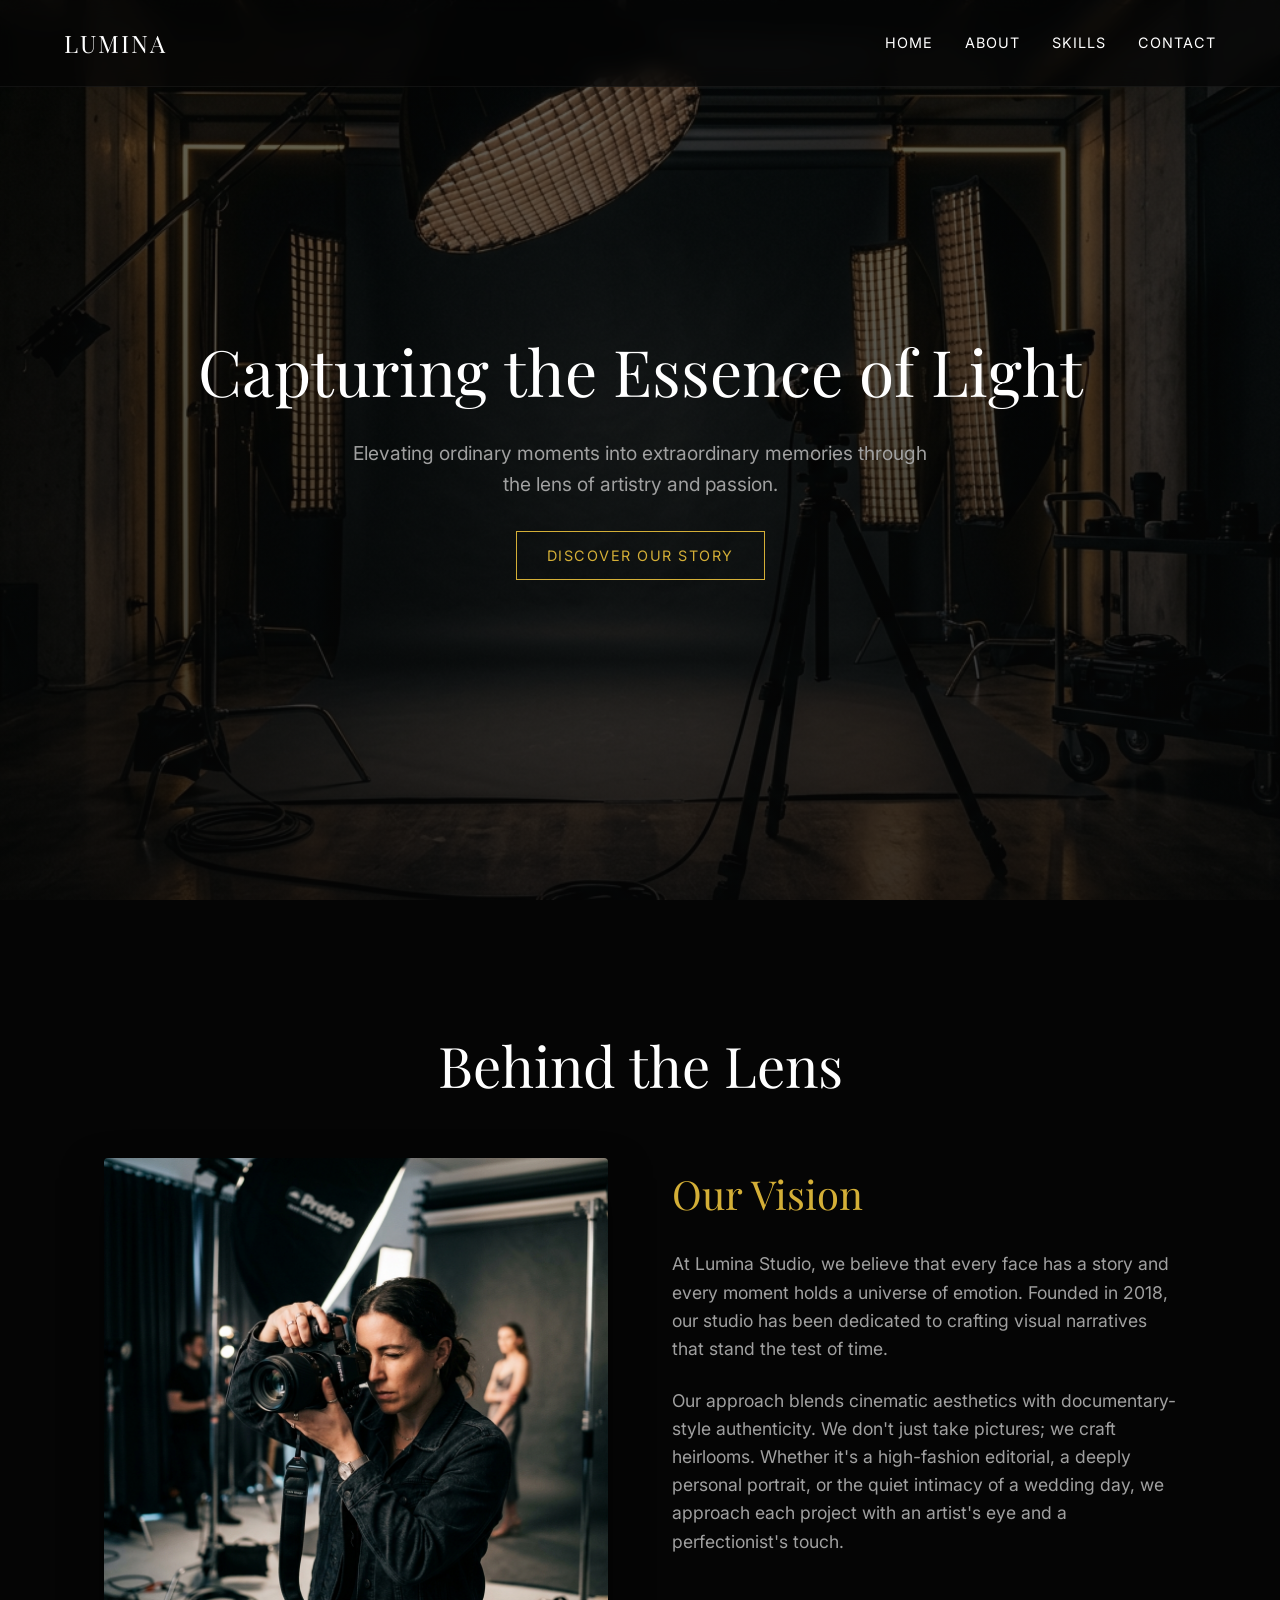
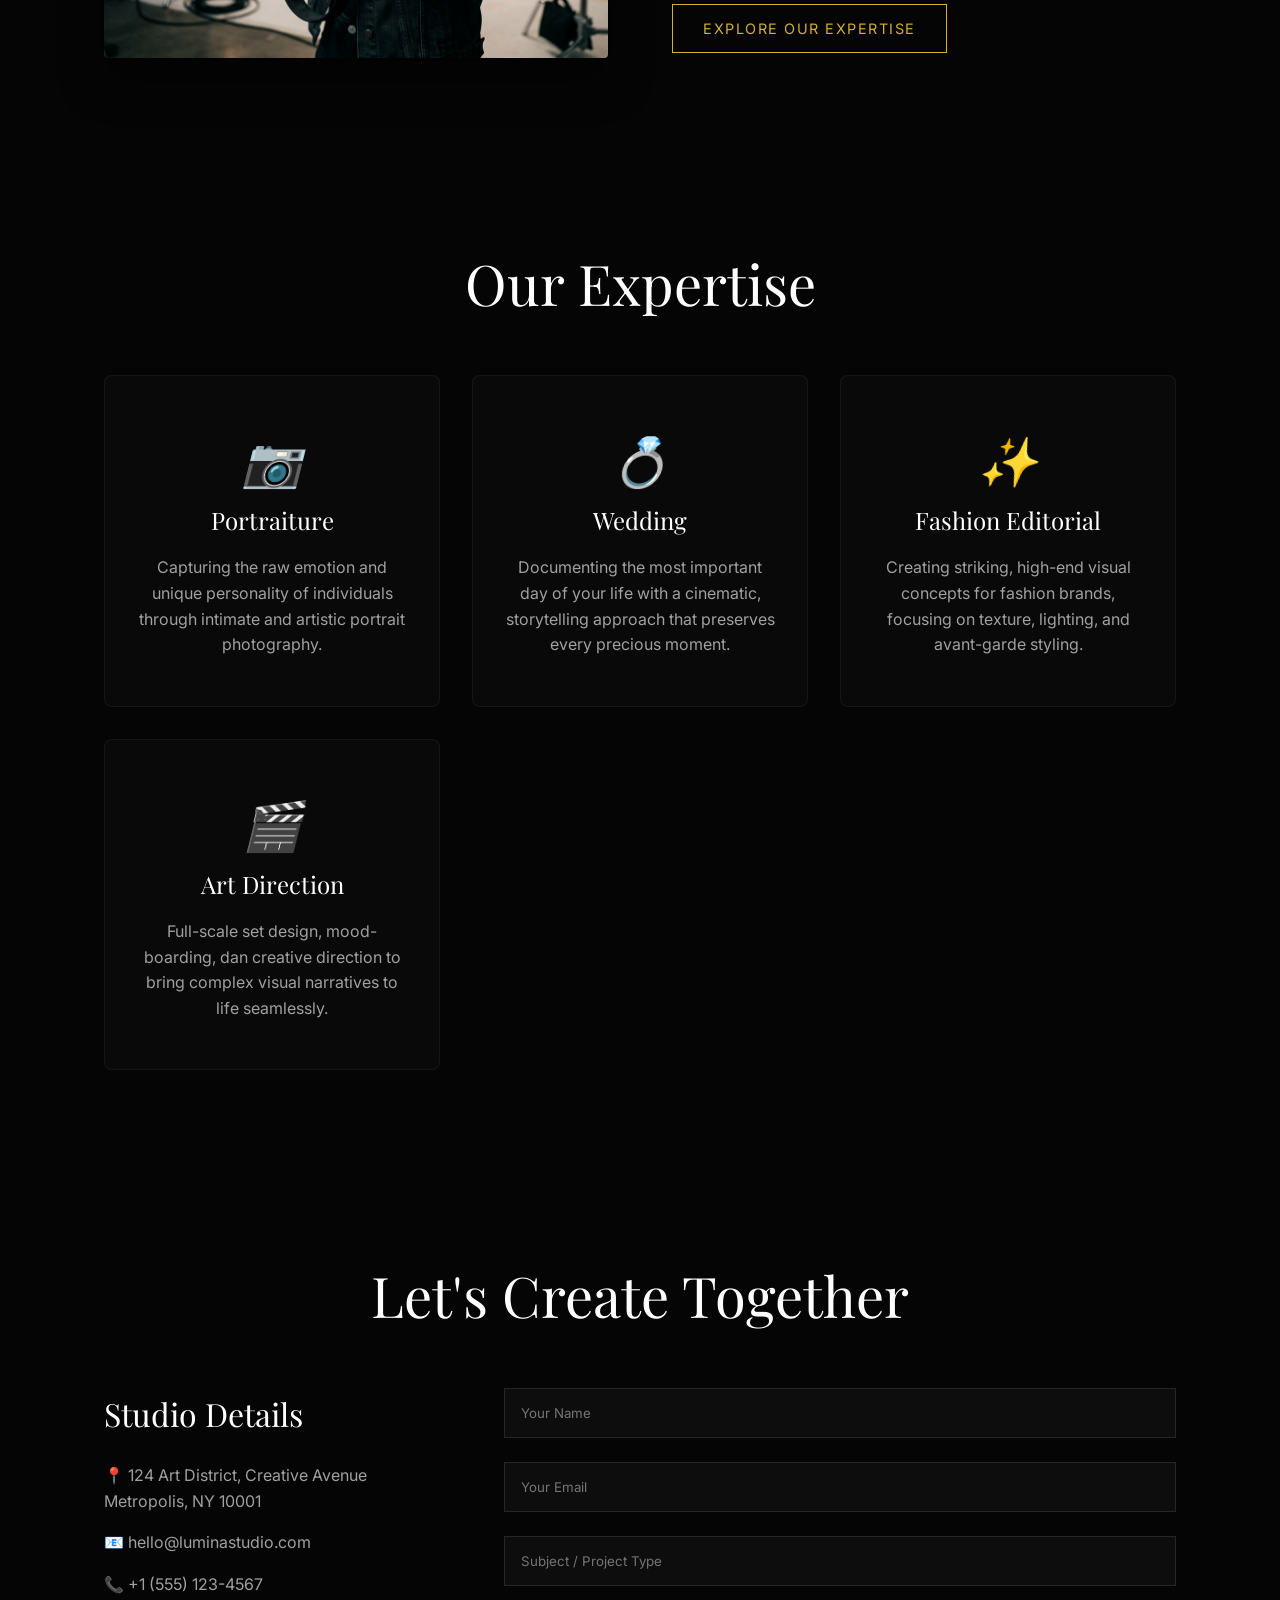
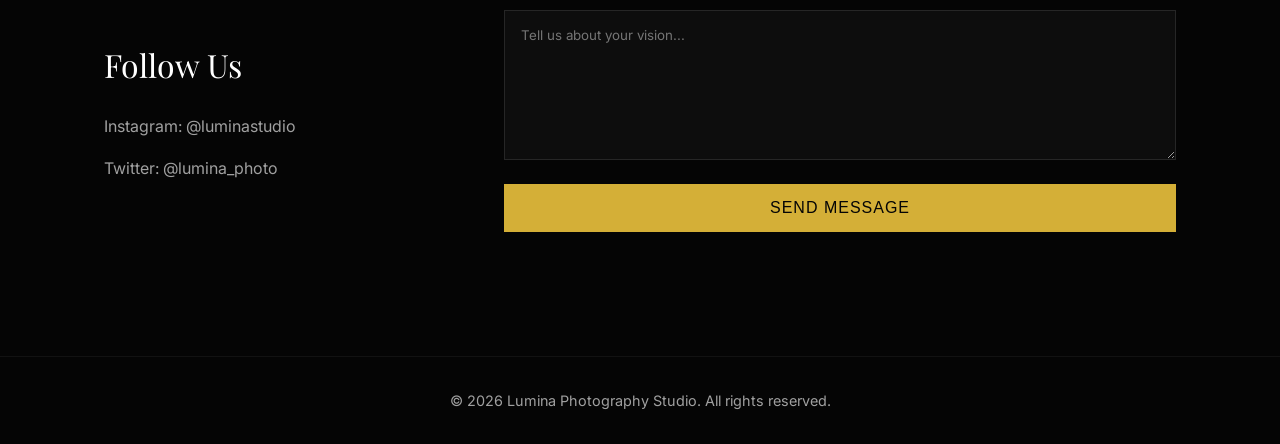
<file: index.html>
<!DOCTYPE html>
<html lang="en">
<head>
    <meta charset="UTF-8">
    <meta name="viewport" content="width=device-width, initial-scale=1.0">
    <title>Lumina Studio | Photography Landing Page</title>
    <meta name="description" content="Premium photography studio capturing timeless moments.">
    <link href="https://fonts.googleapis.com/css2?family=Inter:wght@300;400;500&family=Playfair+Display:ital,wght@0,400;0,600;1,400&display=swap" rel="stylesheet">
    <style>
        :root {
          --bg-color: #050505;
          --text-primary: #ffffff;
          --text-secondary: #a0a0a0;
          --accent: #d4af37; /* Gold accent */
          --nav-bg: rgba(5, 5, 5, 0.7);
        }

        * {
          margin: 0;
          padding: 0;
          box-sizing: border-box;
        }

        body {
          background-color: var(--bg-color);
          color: var(--text-primary);
          font-family: 'Inter', sans-serif;
          line-height: 1.6;
          overflow-x: hidden;
          scroll-behavior: smooth;
        }

        h1, h2, h3, h4, h5, h6 {
          font-family: 'Playfair Display', serif;
          font-weight: 400;
        }

        a {
          text-decoration: none;
          color: inherit;
          transition: color 0.3s ease;
        }

        a:hover {
          color: var(--accent);
        }

        /* Navigation */
        nav {
          position: fixed;
          top: 0;
          width: 100%;
          padding: 1.5rem 5%;
          display: flex;
          justify-content: space-between;
          align-items: center;
          background: var(--nav-bg);
          backdrop-filter: blur(10px);
          -webkit-backdrop-filter: blur(10px);
          z-index: 1000;
          border-bottom: 1px solid rgba(255, 255, 255, 0.05);
        }

        .logo {
          font-family: 'Playfair Display', serif;
          font-size: 1.5rem;
          letter-spacing: 2px;
          text-transform: uppercase;
        }

        .nav-links {
          display: flex;
          gap: 2rem;
          list-style: none;
        }

        .nav-links a {
          font-size: 0.9rem;
          text-transform: uppercase;
          letter-spacing: 1px;
        }

        /* Hero Section (Home) */
        .hero {
          height: 100vh;
          display: flex;
          align-items: center;
          justify-content: center;
          text-align: center;
          padding: 0 20px;
          background: linear-gradient(rgba(5, 5, 5, 0.6), rgba(5, 5, 5, 0.8)), url('photography-studio/images/hero_bg.png') no-repeat center center/cover;
        }

        .hero-content h1 {
          font-size: 5vw;
          margin-bottom: 1rem;
          animation: fadeInDown 1s ease-out;
        }

        .hero-content p {
          font-size: 1.2rem;
          color: var(--text-secondary);
          max-width: 600px;
          margin: 0 auto 2rem;
          animation: fadeInUp 1s ease-out 0.5s both;
        }

        .btn {
          display: inline-block;
          padding: 12px 30px;
          border: 1px solid var(--accent);
          color: var(--accent);
          text-transform: uppercase;
          letter-spacing: 1.5px;
          font-size: 0.9rem;
          transition: all 0.3s ease;
          cursor: pointer;
        }

        .btn:hover {
          background: var(--accent);
          color: var(--bg-color);
        }

        /* Standard Page Layout */
        .section-container {
          padding: 120px 5% 60px;
          max-width: 1200px;
          margin: 0 auto;
        }

        .section-title {
          font-size: 3.5rem;
          margin-bottom: 3rem;
          text-align: center;
        }

        /* About Page */
        .about-grid {
          display: grid;
          grid-template-columns: 1fr 1fr;
          gap: 4rem;
          align-items: center;
        }

        .about-image {
          width: 100%;
          height: 500px;
          object-fit: cover;
          border-radius: 4px;
          box-shadow: 0 20px 40px rgba(0,0,0,0.5);
        }

        .about-text h2 {
          font-size: 2.5rem;
          margin-bottom: 1.5rem;
          color: var(--accent);
        }

        .about-text p {
          color: var(--text-secondary);
          margin-bottom: 1.5rem;
          font-size: 1.1rem;
        }

        /* Skills Page */
        .skills-grid {
          display: grid;
          grid-template-columns: repeat(auto-fit, minmax(300px, 1fr));
          gap: 2rem;
        }

        .skill-card {
          background: rgba(255,255,255,0.02);
          border: 1px solid rgba(255,255,255,0.05);
          padding: 3rem 2rem;
          text-align: center;
          border-radius: 8px;
          transition: transform 0.3s ease, background 0.3s ease;
        }

        .skill-card:hover {
          transform: translateY(-10px);
          background: rgba(255,255,255,0.05);
        }

        .skill-card i {
          font-size: 3rem;
          color: var(--accent);
          margin-bottom: 1.5rem;
        }

        .skill-card h3 {
          font-size: 1.5rem;
          margin-bottom: 1rem;
        }

        .skill-card p {
          color: var(--text-secondary);
        }

        /* Contact Page */
        .contact-wrapper {
          display: grid;
          grid-template-columns: 1fr 2fr;
          gap: 4rem;
        }

        .contact-info h3 {
          font-size: 2rem;
          margin-bottom: 1.5rem;
        }

        .contact-info p {
          color: var(--text-secondary);
          margin-bottom: 1rem;
          display: flex;
          align-items: center;
          gap: 10px;
        }

        .contact-form {
          display: flex;
          flex-direction: column;
          gap: 1.5rem;
        }

        .contact-form input,
        .contact-form textarea {
          width: 100%;
          padding: 1rem;
          background: rgba(255,255,255,0.03);
          border: 1px solid rgba(255,255,255,0.1);
          color: var(--text-primary);
          font-family: 'Inter', sans-serif;
          transition: border-color 0.3s ease;
        }

        .contact-form input:focus,
        .contact-form textarea:focus {
          outline: none;
          border-color: var(--accent);
        }

        .contact-form textarea {
          height: 150px;
          resize: vertical;
        }

        .submit-btn {
          background: var(--accent);
          color: var(--bg-color);
          padding: 15px;
          border: none;
          font-size: 1rem;
          text-transform: uppercase;
          letter-spacing: 1px;
          cursor: pointer;
          transition: opacity 0.3s ease;
        }

        .submit-btn:hover {
          opacity: 0.9;
        }
        
        footer {
            text-align: center;
            padding: 2rem;
            border-top: 1px solid rgba(255,255,255,0.05);
            margin-top: 4rem;
            color: var(--text-secondary);
            font-size: 0.9rem;
        }

        /* Animations */
        @keyframes fadeInDown {
          from { opacity: 0; transform: translateY(-30px); }
          to { opacity: 1; transform: translateY(0); }
        }

        @keyframes fadeInUp {
          from { opacity: 0; transform: translateY(30px); }
          to { opacity: 1; transform: translateY(0); }
        }

        /* Responsive */
        @media (max-width: 768px) {
          .nav-links { display: none; }
          .hero-content h1 { font-size: 3rem; }
          .about-grid, .contact-wrapper { grid-template-columns: 1fr; }
          .about-image { height: 400px; }
        }
    </style>
</head>
<body>
    <nav>
        <a href="#home" class="logo">Lumina</a>
        <ul class="nav-links">
            <li><a href="#home">Home</a></li>
            <li><a href="#about">About</a></li>
            <li><a href="#skills">Skills</a></li>
            <li><a href="#contact">Contact</a></li>
        </ul>
    </nav>

    <section id="home" class="hero">
        <div class="hero-content">
            <h1>Capturing the Essence of Light</h1>
            <p>Elevating ordinary moments into extraordinary memories through the lens of artistry and passion.</p>
            <a href="#about" class="btn">Discover Our Story</a>
        </div>
    </section>

    <section id="about" class="section-container">
        <h2 class="section-title">Behind the Lens</h2>
        <div class="about-grid">
            <img src="photography-studio/images/about_img.png" alt="Photographer in action" class="about-image">
            <div class="about-text">
                <h2>Our Vision</h2>
                <p>At Lumina Studio, we believe that every face has a story and every moment holds a universe of emotion. Founded in 2018, our studio has been dedicated to crafting visual narratives that stand the test of time.</p>
                <p>Our approach blends cinematic aesthetics with documentary-style authenticity. We don't just take pictures; we craft heirlooms. Whether it's a high-fashion editorial, a deeply personal portrait, or the quiet intimacy of a wedding day, we approach each project with an artist's eye and a perfectionist's touch.</p>
                <a href="#skills" class="btn" style="margin-top: 1.5rem;">Explore Our Expertise</a>
            </div>
        </div>
    </section>

    <section id="skills" class="section-container">
        <h2 class="section-title">Our Expertise</h2>
        <div class="skills-grid">
            <div class="skill-card">
                <i>📷</i>
                <h3>Portraiture</h3>
                <p>Capturing the raw emotion and unique personality of individuals through intimate and artistic portrait photography.</p>
            </div>
            <div class="skill-card">
                <i>💍</i>
                <h3>Wedding</h3>
                <p>Documenting the most important day of your life with a cinematic, storytelling approach that preserves every precious moment.</p>
            </div>
            <div class="skill-card">
                <i>✨</i>
                <h3>Fashion Editorial</h3>
                <p>Creating striking, high-end visual concepts for fashion brands, focusing on texture, lighting, and avant-garde styling.</p>
            </div>
            <div class="skill-card">
                <i>🎬</i>
                <h3>Art Direction</h3>
                <p>Full-scale set design, mood-boarding, dan creative direction to bring complex visual narratives to life seamlessly.</p>
            </div>
        </div>
    </section>

    <section id="contact" class="section-container">
        <h2 class="section-title">Let's Create Together</h2>
        <div class="contact-wrapper">
            <div class="contact-info">
                <h3>Studio Details</h3>
                <p>📍 124 Art District, Creative Avenue<br>Metropolis, NY 10001</p>
                <p>📧 hello@luminastudio.com</p>
                <p>📞 +1 (555) 123-4567</p>
                <br>
                <h3>Follow Us</h3>
                <p>Instagram: @luminastudio</p>
                <p>Twitter: @lumina_photo</p>
            </div>
            <form class="contact-form" onsubmit="event.preventDefault(); alert('Thank you for reaching out. We will get back to you shortly.');">
                <input type="text" placeholder="Your Name" required>
                <input type="email" placeholder="Your Email" required>
                <input type="text" placeholder="Subject / Project Type" required>
                <textarea placeholder="Tell us about your vision..." required></textarea>
                <button type="submit" class="submit-btn">Send Message</button>
            </form>
        </div>
    </section>
    
    <footer>
        <p>&copy; 2026 Lumina Photography Studio. All rights reserved.</p>
    </footer>
</body>
</html>
</file>
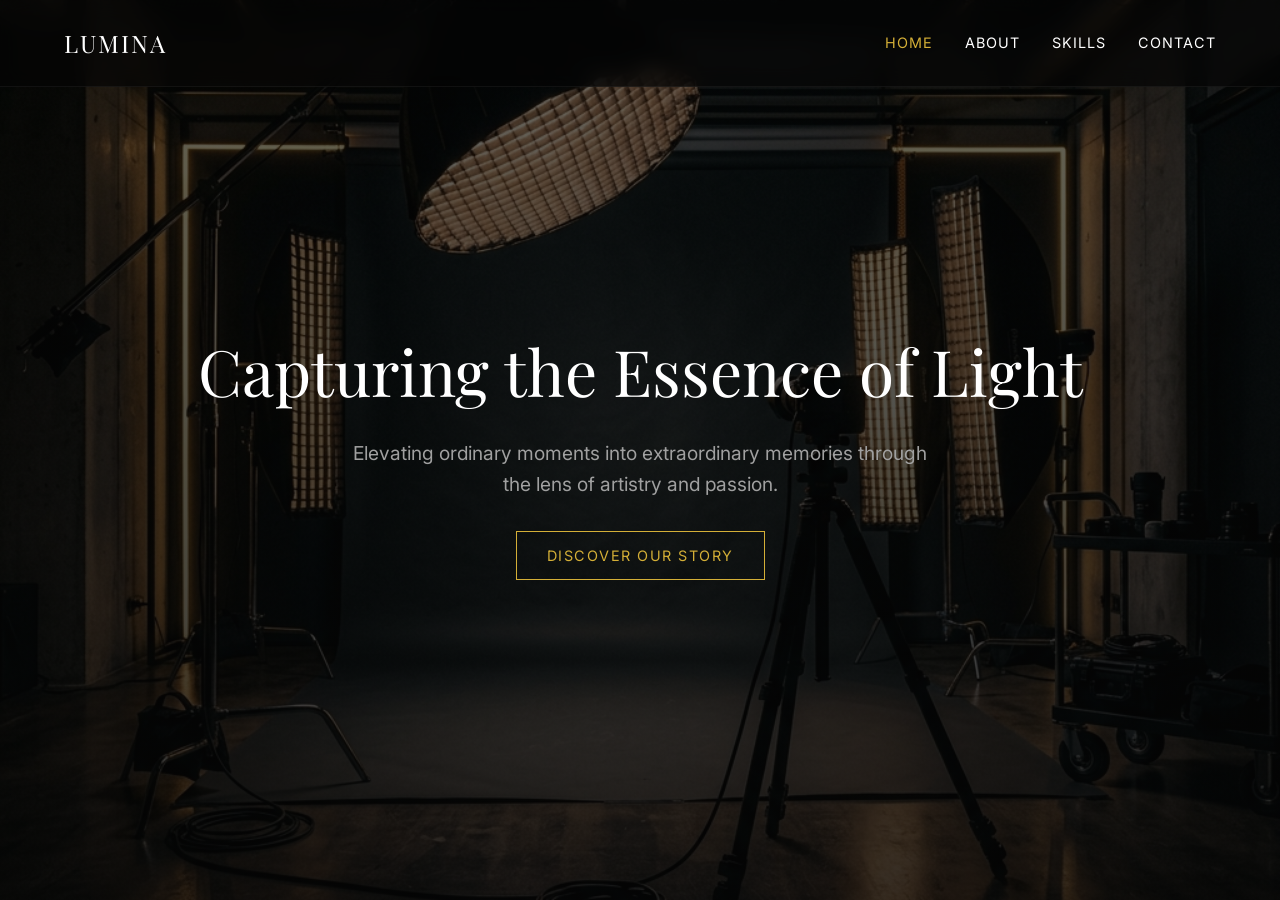
<file: photography-studio/index.html>
<!DOCTYPE html>
<html lang="en">
<head>
    <meta charset="UTF-8">
    <meta name="viewport" content="width=device-width, initial-scale=1.0">
    <title>Lumina Studio | Photography</title>
    <meta name="description" content="Premium photography studio capturing timeless moments.">
    <link href="https://fonts.googleapis.com/css2?family=Inter:wght@300;400;500&family=Playfair+Display:ital,wght@0,400;0,600;1,400&display=swap" rel="stylesheet">
    <link rel="stylesheet" href="style.css">
</head>
<body>
    <nav>
        <a href="index.html" class="logo">Lumina</a>
        <ul class="nav-links">
            <li><a href="index.html" class="active">Home</a></li>
            <li><a href="about.html">About</a></li>
            <li><a href="skills.html">Skills</a></li>
            <li><a href="contact.html">Contact</a></li>
        </ul>
    </nav>

    <section class="hero">
        <div class="hero-content">
            <h1>Capturing the Essence of Light</h1>
            <p>Elevating ordinary moments into extraordinary memories through the lens of artistry and passion.</p>
            <a href="about.html" class="btn">Discover Our Story</a>
        </div>
    </section>
</body>
</html>
</file>
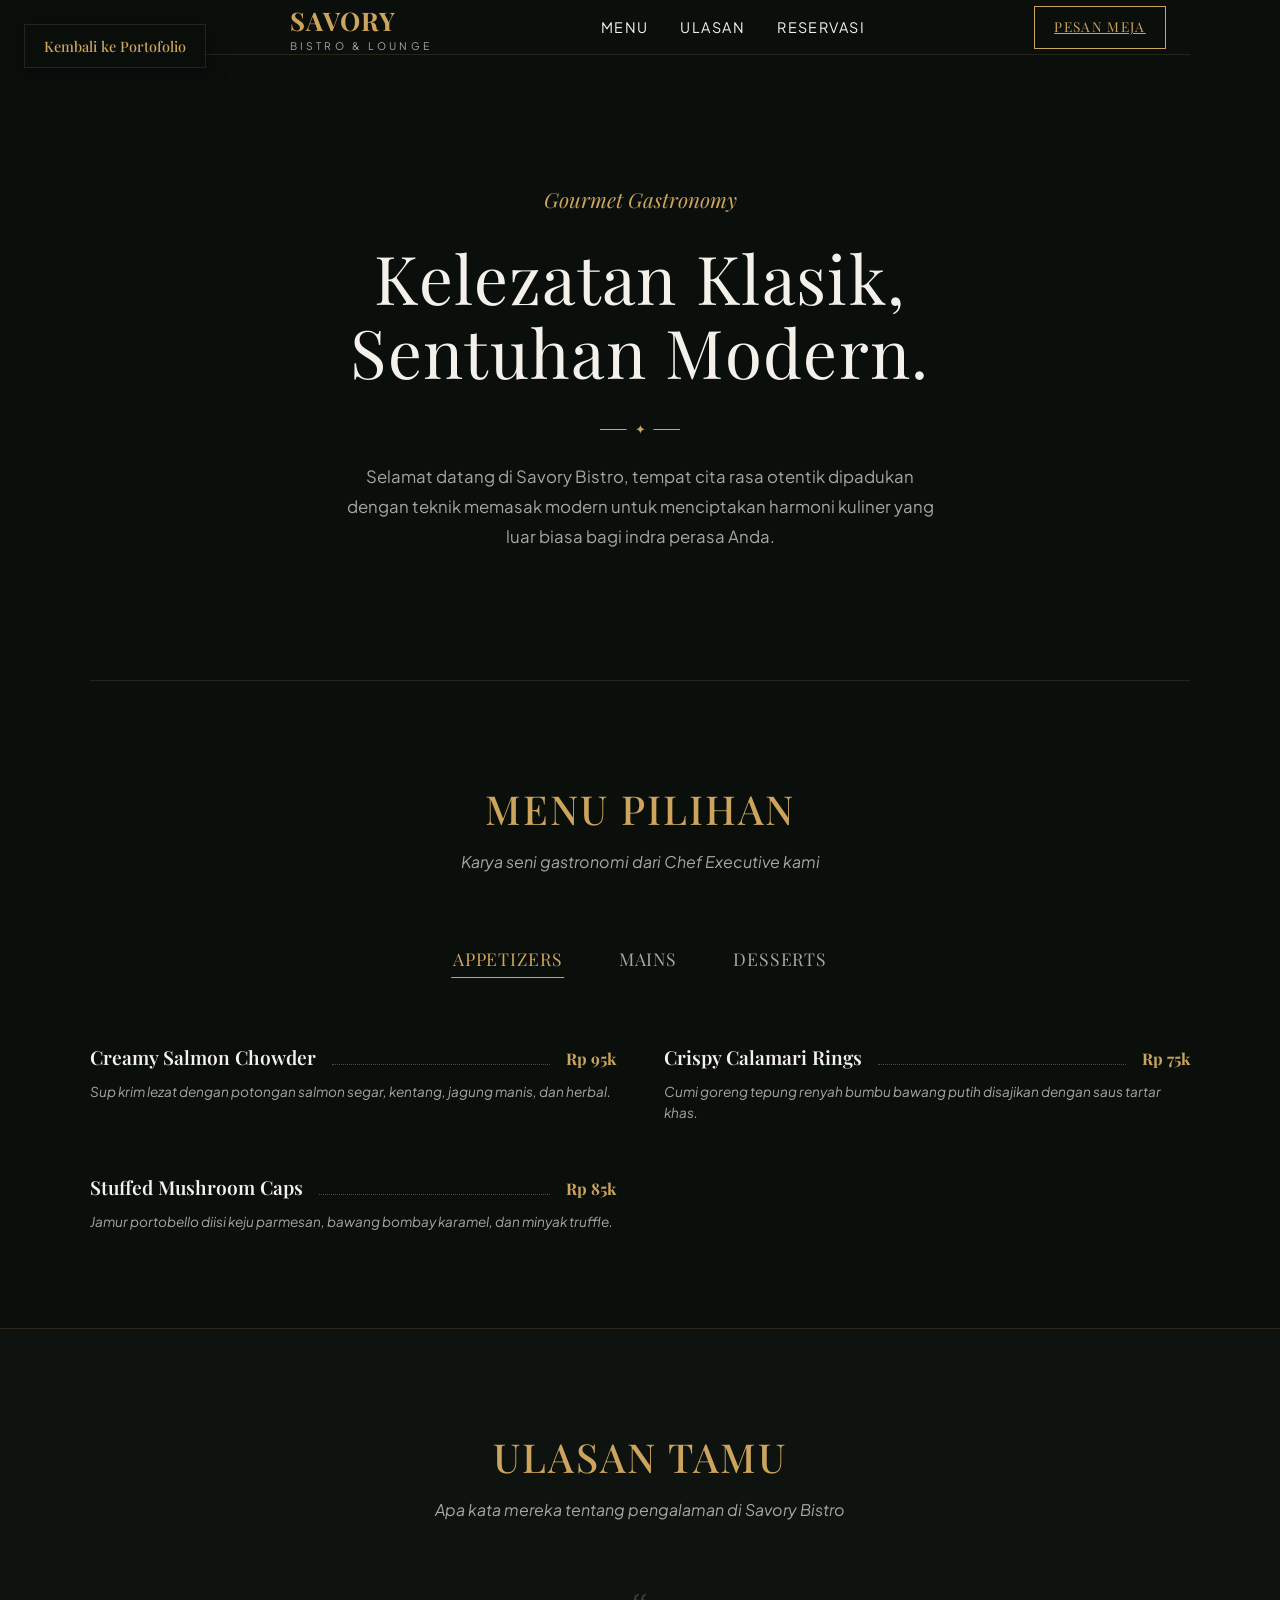
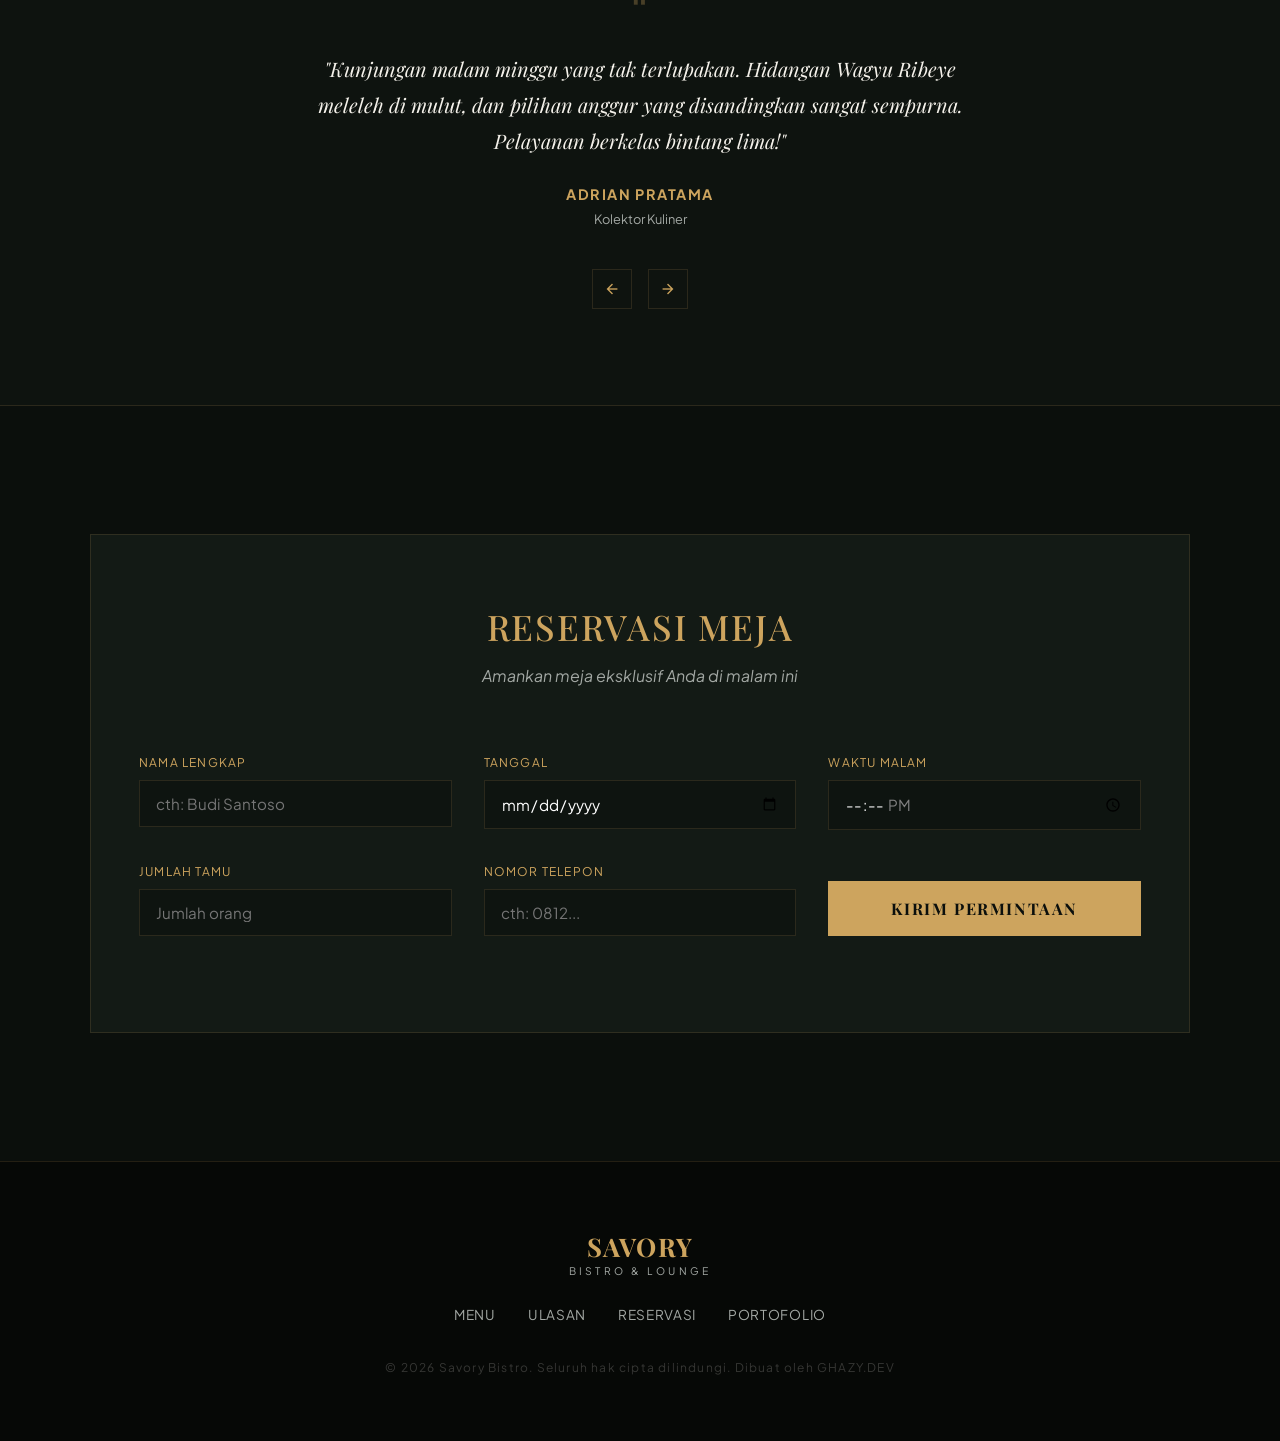
<file: culinary-landing.html>
<!DOCTYPE html>
<html lang="id">
<head>
  <meta charset="utf-8"/>
  <meta name="viewport" content="width=device-width, initial-scale=1.0"/>
  <title>Savory Bistro | High-End Culinary Experience</title>
  <meta name="description" content="Savory Bistro offers an exclusive culinary experience combining traditional recipes with modern gastronomy."/>
  
  <!-- Fonts & Icons -->
  <link rel="preconnect" href="https://fonts.googleapis.com">
  <link rel="preconnect" href="https://fonts.gstatic.com" crossorigin>
  <link href="https://fonts.googleapis.com/css2?family=Playfair+Display:ital,wght@0,400;0,600;0,700;1,400&family=Plus+Jakarta+Sans:wght@300;400;500;600;700&display=swap" rel="stylesheet">
  <link href="https://fonts.googleapis.com/css2?family=Material+Symbols+Outlined:opsz,wght,FILL,GRAD@20..48,100..700,0..1,-50..200" rel="stylesheet"/>

  <style>
    /* RESET & VARS */
    *, *::before, *::after {
      box-sizing: border-box;
      margin: 0;
      padding: 0;
    }

    :root {
      --bg: #0b0f0c; /* Deep forest dark green-black */
      --surface: #131a15; /* Olive container */
      --border: rgba(205, 164, 94, 0.15); /* Gold-accented border */
      
      --accent: #cda45e; /* Classic gold */
      --accent-hover: #d9b87a;
      --text: #f4f1ea; /* Soft cream white */
      --text-muted: #a3a8a4;
      
      --font-serif: 'Playfair Display', serif;
      --font-sans: 'Plus Jakarta Sans', sans-serif;
      --transition-speed: 0.35s;
    }

    html {
      scroll-behavior: smooth;
    }

    body {
      background-color: var(--bg);
      color: var(--text);
      font-family: var(--font-sans);
      overflow-x: hidden;
      line-height: 1.6;
    }

    /* BACK TO PORTFOLIO BUTTON */
    .back-btn {
      position: fixed;
      top: 1.5rem;
      left: 1.5rem;
      z-index: 100;
      display: flex;
      align-items: center;
      gap: 0.5rem;
      padding: 0.6rem 1.2rem;
      background: rgba(11, 15, 12, 0.85);
      backdrop-filter: blur(12px);
      border: 1px solid var(--border);
      border-radius: 0px; /* Elegant sharp corners */
      color: var(--accent);
      text-decoration: none;
      font-family: var(--font-serif);
      font-size: 0.9rem;
      font-weight: 500;
      transition: all var(--transition-speed);
      box-shadow: 0 4px 20px rgba(0, 0, 0, 0.5);
    }

    .back-btn:hover {
      border-color: var(--accent);
      background-color: var(--accent);
      color: var(--bg);
      transform: translateY(-2px);
    }

    /* CONTAINER */
    .container {
      max-width: 1100px;
      margin: 0 auto;
      padding: 0 1.5rem;
    }

    /* HEADER */
    header {
      padding: 2rem 0;
      display: flex;
      justify-content: space-between;
      align-items: center;
      border-bottom: 1px solid var(--border);
      position: relative;
      z-index: 90;
    }

    .logo-container {
      display: flex;
      flex-direction: column;
      margin-left: 11rem; /* Space for the floating back-to-portfolio button */
    }

    @media (max-width: 768px) {
      .logo-container {
        margin-left: 0;
      }
      header {
        flex-direction: column;
        gap: 1.5rem;
        padding-top: 5.5rem; /* Space for back button */
      }
      .back-btn {
        top: 1rem;
        left: 50%;
        transform: translateX(-50%);
      }
      .back-btn:hover {
        transform: translateX(-50%) translateY(-2px);
      }
    }

    .logo-text {
      font-family: var(--font-serif);
      font-size: 1.6rem;
      font-weight: 700;
      letter-spacing: 0.05em;
      text-transform: uppercase;
      color: var(--accent);
    }

    .logo-sub {
      font-size: 0.65rem;
      letter-spacing: 0.3em;
      text-transform: uppercase;
      color: var(--text-muted);
      margin-top: -0.2rem;
    }

    nav {
      display: flex;
      align-items: center;
      gap: 2rem;
    }

    nav a {
      color: var(--text);
      text-decoration: none;
      font-size: 0.9rem;
      text-transform: uppercase;
      letter-spacing: 0.1em;
      transition: color var(--transition-speed);
    }

    nav a:hover {
      color: var(--accent);
    }

    .res-cta {
      border: 1px solid var(--accent);
      background: transparent;
      color: var(--accent);
      padding: 0.6rem 1.2rem;
      font-family: var(--font-serif);
      text-transform: uppercase;
      font-size: 0.85rem;
      letter-spacing: 0.1em;
      cursor: pointer;
      transition: all var(--transition-speed);
    }

    .res-cta:hover {
      background: var(--accent);
      color: var(--bg);
    }

    /* HERO */
    .hero {
      padding: 8rem 0;
      text-align: center;
      position: relative;
    }

    .hero-pre {
      font-family: var(--font-serif);
      font-style: italic;
      color: var(--accent);
      font-size: 1.3rem;
      margin-bottom: 1.5rem;
    }

    .hero-title {
      font-family: var(--font-serif);
      font-size: 4.2rem;
      font-weight: 400;
      line-height: 1.1;
      letter-spacing: 0.02em;
      margin-bottom: 2.5rem;
    }

    @media (max-width: 768px) {
      .hero-title {
        font-size: 2.5rem;
      }
    }

    .divider {
      width: 80px;
      height: 1px;
      background-color: var(--accent);
      margin: 2rem auto;
      position: relative;
    }

    .divider::after {
      content: '✦';
      position: absolute;
      top: 50%;
      left: 50%;
      transform: translate(-50%, -50%);
      background-color: var(--bg);
      padding: 0 8px;
      color: var(--accent);
      font-size: 0.8rem;
    }

    .hero-desc {
      max-width: 600px;
      margin: 0 auto;
      color: var(--text-muted);
      font-size: 1.05rem;
      line-height: 1.8;
    }

    /* MENU SECTION */
    .menu {
      padding: 6rem 0;
      border-top: 1px solid var(--border);
    }

    .section-header {
      text-align: center;
      margin-bottom: 4rem;
    }

    .section-header h2 {
      font-family: var(--font-serif);
      font-size: 2.5rem;
      color: var(--accent);
      font-weight: 500;
      text-transform: uppercase;
      letter-spacing: 0.05em;
    }

    .section-header p {
      color: var(--text-muted);
      font-style: italic;
      margin-top: 0.5rem;
    }

    .menu-tabs {
      display: flex;
      justify-content: center;
      gap: 1.5rem;
      margin-bottom: 4rem;
    }

    .tab-btn {
      background: transparent;
      border: none;
      color: var(--text-muted);
      font-family: var(--font-serif);
      font-size: 1.1rem;
      text-transform: uppercase;
      letter-spacing: 0.05em;
      padding: 0.5rem 1rem;
      cursor: pointer;
      position: relative;
      transition: color var(--transition-speed);
    }

    .tab-btn::after {
      content: '';
      position: absolute;
      bottom: 0;
      left: 50%;
      transform: translateX(-50%);
      width: 0;
      height: 1px;
      background-color: var(--accent);
      transition: width var(--transition-speed);
    }

    .tab-btn:hover, .tab-btn.active {
      color: var(--accent);
    }

    .tab-btn.active::after {
      width: 80%;
    }

    .menu-grid {
      display: grid;
      grid-template-columns: repeat(2, 1fr);
      gap: 3rem;
      transition: opacity 0.3s ease;
    }

    @media (max-width: 768px) {
      .menu-grid {
        grid-template-columns: 1fr;
        gap: 2rem;
      }
    }

    .menu-item {
      display: flex;
      flex-direction: column;
      gap: 0.5rem;
    }

    .menu-title-row {
      display: flex;
      justify-content: space-between;
      align-items: baseline;
    }

    .menu-item-name {
      font-family: var(--font-serif);
      font-size: 1.2rem;
      font-weight: 600;
    }

    .menu-dots {
      flex-grow: 1;
      border-bottom: 1px dotted rgba(205, 164, 94, 0.4);
      margin: 0 1rem;
    }

    .menu-item-price {
      font-family: var(--font-serif);
      color: var(--accent);
      font-weight: 700;
    }

    .menu-item-desc {
      font-size: 0.85rem;
      color: var(--text-muted);
      font-style: italic;
    }

    /* TESTIMONIAL CAROUSEL */
    .testimonials {
      padding: 6rem 0;
      background-color: rgba(19, 26, 21, 0.4);
      border-top: 1px solid var(--border);
      border-bottom: 1px solid var(--border);
    }

    .carousel-container {
      max-width: 700px;
      margin: 0 auto;
      position: relative;
      min-height: 250px;
      overflow: hidden;
    }

    .testimonial-slide {
      text-align: center;
      position: absolute;
      width: 100%;
      opacity: 0;
      transform: translateX(100px);
      transition: all 0.5s ease;
      pointer-events: none;
    }

    .testimonial-slide.active {
      opacity: 1;
      transform: translateX(0);
      pointer-events: auto;
      position: relative;
    }

    .quote-icon {
      font-size: 3rem;
      color: var(--accent);
      opacity: 0.3;
      line-height: 1;
      margin-bottom: 1rem;
    }

    .test-text {
      font-family: var(--font-serif);
      font-size: 1.25rem;
      font-style: italic;
      line-height: 1.8;
      margin-bottom: 1.5rem;
    }

    .test-author {
      font-size: 0.9rem;
      text-transform: uppercase;
      letter-spacing: 0.1em;
      font-weight: 700;
      color: var(--accent);
    }

    .test-role {
      font-size: 0.8rem;
      color: var(--text-muted);
      margin-top: 0.2rem;
    }

    .carousel-nav {
      display: flex;
      justify-content: center;
      gap: 1rem;
      margin-top: 2rem;
    }

    .nav-arrow {
      background: transparent;
      border: 1px solid var(--border);
      color: var(--accent);
      width: 40px;
      height: 40px;
      display: flex;
      align-items: center;
      justify-content: center;
      cursor: pointer;
      transition: all var(--transition-speed);
    }

    .nav-arrow:hover {
      background-color: var(--accent);
      color: var(--bg);
    }

    /* RESERVATION FORM */
    .reservation {
      padding: 8rem 0;
    }

    .res-card {
      background-color: var(--surface);
      border: 1px solid var(--border);
      padding: 4rem 3rem;
      position: relative;
    }

    @media (max-width: 768px) {
      .res-card {
        padding: 3rem 1.5rem;
      }
    }

    .res-grid {
      display: grid;
      grid-template-columns: repeat(3, 1fr);
      gap: 2rem;
      margin-top: 3rem;
      margin-bottom: 2rem;
    }

    @media (max-width: 768px) {
      .res-grid {
        grid-template-columns: 1fr;
        gap: 1.5rem;
      }
    }

    .res-field {
      display: flex;
      flex-direction: column;
      gap: 0.5rem;
    }

    .res-field label {
      font-size: 0.75rem;
      text-transform: uppercase;
      letter-spacing: 0.1em;
      color: var(--accent);
    }

    .res-input {
      background: rgba(11, 15, 12, 0.5);
      border: 1px solid var(--border);
      padding: 0.8rem 1rem;
      color: white;
      font-family: var(--font-sans);
      font-size: 0.95rem;
      outline: none;
      transition: border-color var(--transition-speed);
    }

    .res-input:focus {
      border-color: var(--accent);
    }

    .res-submit-btn {
      width: 100%;
      background: var(--accent);
      border: 1px solid var(--accent);
      color: var(--bg);
      font-family: var(--font-serif);
      font-size: 1rem;
      font-weight: 700;
      text-transform: uppercase;
      letter-spacing: 0.1em;
      padding: 1rem 0;
      cursor: pointer;
      transition: all var(--transition-speed);
    }

    .res-submit-btn:hover {
      background: transparent;
      color: var(--accent);
    }

    /* MODAL TICKET */
    .modal-overlay {
      position: fixed;
      inset: 0;
      background: rgba(0, 0, 0, 0.8);
      z-index: 1000;
      display: flex;
      align-items: center;
      justify-content: center;
      opacity: 0;
      pointer-events: none;
      transition: opacity 0.4s ease;
    }

    .modal-overlay.active {
      opacity: 1;
      pointer-events: auto;
    }

    .ticket {
      background: #19221b;
      border: 1px solid var(--accent);
      max-width: 450px;
      width: 90%;
      padding: 2.5rem;
      text-align: center;
      position: relative;
      box-shadow: 0 20px 50px rgba(0, 0, 0, 0.8);
      transform: translateY(30px);
      transition: transform 0.4s ease;
    }

    .modal-overlay.active .ticket {
      transform: translateY(0);
    }

    .ticket-title {
      font-family: var(--font-serif);
      font-size: 1.8rem;
      color: var(--accent);
      margin-bottom: 1.5rem;
    }

    .ticket-details {
      border-top: 1px dashed var(--border);
      border-bottom: 1px dashed var(--border);
      padding: 1.5rem 0;
      margin: 1.5rem 0;
      text-align: left;
      font-family: var(--font-serif);
      display: flex;
      flex-direction: column;
      gap: 0.8rem;
    }

    .ticket-row {
      display: flex;
      justify-content: space-between;
      font-size: 0.95rem;
    }

    .ticket-label {
      color: var(--text-muted);
    }

    .ticket-val {
      color: var(--accent);
      font-weight: 600;
    }

    .close-modal-btn {
      background: transparent;
      border: 1px solid var(--accent);
      color: var(--accent);
      padding: 0.6rem 1.5rem;
      cursor: pointer;
      font-family: var(--font-serif);
      text-transform: uppercase;
      font-size: 0.8rem;
      letter-spacing: 0.05em;
      transition: all var(--transition-speed);
    }

    .close-modal-btn:hover {
      background: var(--accent);
      color: var(--bg);
    }

    /* FOOTER */
    footer {
      border-top: 1px solid var(--border);
      padding: 4rem 0;
      background: #060806;
      text-align: center;
    }

    .footer-logo {
      margin-bottom: 1.5rem;
    }

    .footer-links {
      display: flex;
      justify-content: center;
      gap: 2rem;
      margin-bottom: 2rem;
    }

    .footer-links a {
      color: var(--text-muted);
      text-decoration: none;
      font-size: 0.85rem;
      text-transform: uppercase;
      letter-spacing: 0.05em;
      transition: color var(--transition-speed);
    }

    .footer-links a:hover {
      color: var(--accent);
    }

    .copyright {
      color: rgba(244, 241, 234, 0.2);
      font-size: 0.75rem;
      letter-spacing: 0.1em;
      font-family: var(--font-sans);
    }
  </style>
</head>
<body>

  <!-- FLOATING BACK TO PORTFOLIO BUTTON -->
  <a href="./index.html#projects" class="back-btn">
    Kembali ke Portofolio
  </a>

  <!-- HEADER -->
  <header class="container">
    <div class="logo-container">
      <span class="logo-text">Savory</span>
      <span class="logo-sub">Bistro & Lounge</span>
    </div>
    <nav class="hide-mobile">
      <a href="#menu">Menu</a>
      <a href="#testimonials">Ulasan</a>
      <a href="#reservation">Reservasi</a>
    </nav>
    <a href="#reservation" class="res-cta">Pesan Meja</a>
  </header>

  <!-- HERO -->
  <section class="hero container">
    <div class="hero-pre">Gourmet Gastronomy</div>
    <h1 class="hero-title">Kelezatan Klasik,<br>Sentuhan Modern.</h1>
    <div class="divider"></div>
    <p class="hero-desc">Selamat datang di Savory Bistro, tempat cita rasa otentik dipadukan dengan teknik memasak modern untuk menciptakan harmoni kuliner yang luar biasa bagi indra perasa Anda.</p>
  </section>

  <!-- MENU SECTION -->
  <section class="menu container" id="menu">
    <div class="section-header">
      <h2>Menu Pilihan</h2>
      <p>Karya seni gastronomi dari Chef Executive kami</p>
    </div>

    <!-- Category Tabs -->
    <div class="menu-tabs">
      <button class="tab-btn active" data-tab="appetizer">Appetizers</button>
      <button class="tab-btn" data-tab="main">Mains</button>
      <button class="tab-btn" data-tab="dessert">Desserts</button>
    </div>

    <!-- Menu Items Grid -->
    <div class="menu-grid" id="menu-items-container">
      <!-- Loaded dynamically via JavaScript -->
    </div>
  </section>

  <!-- TESTIMONIAL CAROUSEL -->
  <section class="testimonials" id="testimonials">
    <div class="section-header">
      <h2>Ulasan Tamu</h2>
      <p>Apa kata mereka tentang pengalaman di Savory Bistro</p>
    </div>

    <div class="carousel-container">
      <!-- Slide 1 -->
      <div class="testimonial-slide active">
        <div class="quote-icon">“</div>
        <p class="test-text">"Kunjungan malam minggu yang tak terlupakan. Hidangan Wagyu Ribeye meleleh di mulut, dan pilihan anggur yang disandingkan sangat sempurna. Pelayanan berkelas bintang lima!"</p>
        <h4 class="test-author">Adrian Pratama</h4>
        <p class="test-role">Kolektor Kuliner</p>
      </div>

      <!-- Slide 2 -->
      <div class="testimonial-slide">
        <div class="quote-icon">“</div>
        <p class="test-text">"Interior mewah dengan pencahayaan hangat. Menu Salmon Chowder yang gurih dan tidak amis sama sekali adalah favorit baru saya. Tempat ideal untuk makan malam romantis."</p>
        <h4 class="test-author">Sofia Wijaya</h4>
        <p class="test-role">Food Blogger</p>
      </div>

      <!-- Slide 3 -->
      <div class="testimonial-slide">
        <div class="quote-icon">“</div>
        <p class="test-text">"Sebagai pencinta makanan penutup, Truffle Chocolate Cake di sini adalah mahakarya terbaik yang pernah saya coba di kota ini. Manisnya pas, tekstur luar biasa."</p>
        <h4 class="test-author">Chef Riko Aditia</h4>
        <p class="test-role">Pecinta Dessert</p>
      </div>
    </div>

    <div class="carousel-nav">
      <button class="nav-arrow" id="prev-btn">
        <span class="material-symbols-outlined" style="font-size: 18px;">arrow_back</span>
      </button>
      <button class="nav-arrow" id="next-btn">
        <span class="material-symbols-outlined" style="font-size: 18px;">arrow_forward</span>
      </button>
    </div>
  </section>

  <!-- RESERVATION SECTION -->
  <section class="reservation container" id="reservation">
    <div class="res-card">
      <div class="section-header">
        <h2 style="font-size: 2.2rem;">Reservasi Meja</h2>
        <p>Amankan meja eksklusif Anda di malam ini</p>
      </div>

      <form onsubmit="handleReservation(event)">
        <div class="res-grid">
          <div class="res-field">
            <label>Nama Lengkap</label>
            <input type="text" required class="res-input" id="res-name" placeholder="cth: Budi Santoso">
          </div>
          <div class="res-field">
            <label>Tanggal</label>
            <input type="date" required class="res-input" id="res-date">
          </div>
          <div class="res-field">
            <label>Waktu Malam</label>
            <input type="time" required class="res-input" id="res-time" min="17:00" max="23:00">
          </div>
          <div class="res-field">
            <label>Jumlah Tamu</label>
            <input type="number" required class="res-input" id="res-guests" min="1" max="10" placeholder="Jumlah orang">
          </div>
          <div class="res-field">
            <label>Nomor Telepon</label>
            <input type="tel" required class="res-input" id="res-phone" placeholder="cth: 0812...">
          </div>
          <div class="res-field" style="justify-content: flex-end;">
            <button type="submit" class="res-submit-btn">Kirim Permintaan</button>
          </div>
        </div>
      </form>
    </div>
  </section>

  <!-- MODAL TICKET -->
  <div class="modal-overlay" id="ticket-modal">
    <div class="ticket">
      <h3 class="ticket-title">Reservasi Dikonfirmasi</h3>
      <p style="color: var(--text-muted); font-size: 0.85rem;">Simpan tiket digital ini saat kedatangan Anda.</p>
      
      <div class="ticket-details">
        <div class="ticket-row">
          <span class="ticket-label">Tamu</span>
          <span class="ticket-val" id="ticket-name">Budi Santoso</span>
        </div>
        <div class="ticket-row">
          <span class="ticket-label">Tanggal & Jam</span>
          <span class="ticket-val" id="ticket-datetime">2026-05-26 | 19:00</span>
        </div>
        <div class="ticket-row">
          <span class="ticket-label">Jumlah Orang</span>
          <span class="ticket-val" id="ticket-qty">2 Orang</span>
        </div>
        <div class="ticket-row">
          <span class="ticket-label">Nomor Antrean</span>
          <span class="ticket-val" style="color: var(--accent); font-weight: bold;">#SVR-8392</span>
        </div>
      </div>
      
      <button class="close-modal-btn" onclick="closeModal()">Tutup</button>
    </div>
  </div>

  <!-- FOOTER -->
  <footer>
    <div class="container">
      <div class="footer-logo">
        <div class="logo-text">Savory</div>
        <div class="logo-sub">Bistro & Lounge</div>
      </div>
      <div class="footer-links">
        <a href="#menu">Menu</a>
        <a href="#testimonials">Ulasan</a>
        <a href="#reservation">Reservasi</a>
        <a href="./index.html">Portofolio</a>
      </div>
      <div class="copyright">
        © 2026 Savory Bistro. Seluruh hak cipta dilindungi. Dibuat oleh GHAZY.DEV
      </div>
    </div>
  </footer>

  <!-- JAVASCRIPT -->
  <script>
    // 1. DATA MENU RESTORAN
    const menuData = {
      appetizer: [
        { name: "Creamy Salmon Chowder", price: "Rp 95k", desc: "Sup krim lezat dengan potongan salmon segar, kentang, jagung manis, dan herbal." },
        { name: "Crispy Calamari Rings", price: "Rp 75k", desc: "Cumi goreng tepung renyah bumbu bawang putih disajikan dengan saus tartar khas." },
        { name: "Stuffed Mushroom Caps", price: "Rp 85k", desc: "Jamur portobello diisi keju parmesan, bawang bombay karamel, dan minyak truffle." }
      ],
      main: [
        { name: "Meltique Wagyu Ribeye", price: "Rp 245k", desc: "Daging wagyu premium 200g panggang arang disajikan dengan truffle mash dan saus lada hitam." },
        { name: "Pan-Seared Seabass", price: "Rp 165k", desc: "Kakap putih bakar wajan dengan saus mentega lemon segar dan tumis sayuran asparagus." },
        { name: "Truffle Carbonara Fettuccine", price: "Rp 135k", desc: "Pasta krim kaya rasa dengan daging asap sapi, telur, keju pecorino, dan aroma minyak truffle." }
      ],
      dessert: [
        { name: "Decadent Chocolate Lava Cake", price: "Rp 65k", desc: "Kue cokelat panggang dengan cokelat meleleh di bagian dalam, disajikan dengan es krim vanilla." },
        { name: "Classic French Crème Brûlée", price: "Rp 55k", desc: "Puding custard vanilla lembut dengan lapisan gula karamel renyah di atasnya." },
        { name: "Pistachio Panna Cotta", price: "Rp 60k", desc: "Panna cotta lembut rasa pistachio disajikan dengan saus buah beri segar masam manis." }
      ]
    };

    const menuContainer = document.getElementById('menu-items-container');
    const tabButtons = document.querySelectorAll('.tab-btn');

    // Function to render menu items
    function renderMenu(category) {
      menuContainer.style.opacity = '0';
      setTimeout(() => {
        menuContainer.innerHTML = '';
        menuData[category].forEach(item => {
          const itemEl = document.createElement('div');
          itemEl.className = 'menu-item';
          itemEl.innerHTML = `
            <div class="menu-title-row">
              <span class="menu-item-name">${item.name}</span>
              <div class="menu-dots"></div>
              <span class="menu-item-price">${item.price}</span>
            </div>
            <p class="menu-item-desc">${item.desc}</p>
          `;
          menuContainer.appendChild(itemEl);
        });
        menuContainer.style.opacity = '1';
      }, 200);
    }

    // Initialize with Appetizer
    renderMenu('appetizer');

    // Tab buttons event listeners
    tabButtons.forEach(btn => {
      btn.addEventListener('click', () => {
        tabButtons.forEach(b => b.classList.remove('active'));
        btn.classList.add('active');
        renderMenu(btn.getAttribute('data-tab'));
      });
    });

    // 2. TESTIMONIALS SLIDER
    const slides = document.querySelectorAll('.testimonial-slide');
    const prevBtn = document.getElementById('prev-btn');
    const nextBtn = document.getElementById('next-btn');
    let currentSlide = 0;

    function showSlide(index) {
      slides[currentSlide].classList.remove('active');
      currentSlide = (index + slides.length) % slides.length;
      slides[currentSlide].classList.add('active');
    }

    prevBtn.addEventListener('click', () => showSlide(currentSlide - 1));
    nextBtn.addEventListener('click', () => showSlide(currentSlide + 1));

    // Auto rotate testimonials
    setInterval(() => {
      showSlide(currentSlide + 1);
    }, 8000);

    // 3. RESERVATION HANDLER
    const modal = document.getElementById('ticket-modal');
    
    function handleReservation(e) {
      e.preventDefault();
      
      const name = document.getElementById('res-name').value;
      const date = document.getElementById('res-date').value;
      const time = document.getElementById('res-time').value;
      const guests = document.getElementById('res-guests').value;
      
      // Update ticket fields
      document.getElementById('ticket-name').textContent = name;
      document.getElementById('ticket-datetime').textContent = `${date} | ${time} WIB`;
      document.getElementById('ticket-qty').textContent = `${guests} Orang`;
      
      // Show Modal
      modal.classList.add('active');
    }

    function closeModal() {
      modal.classList.remove('active');
      document.querySelector('form').reset();
    }
  </script>
</body>
</html>
</file>
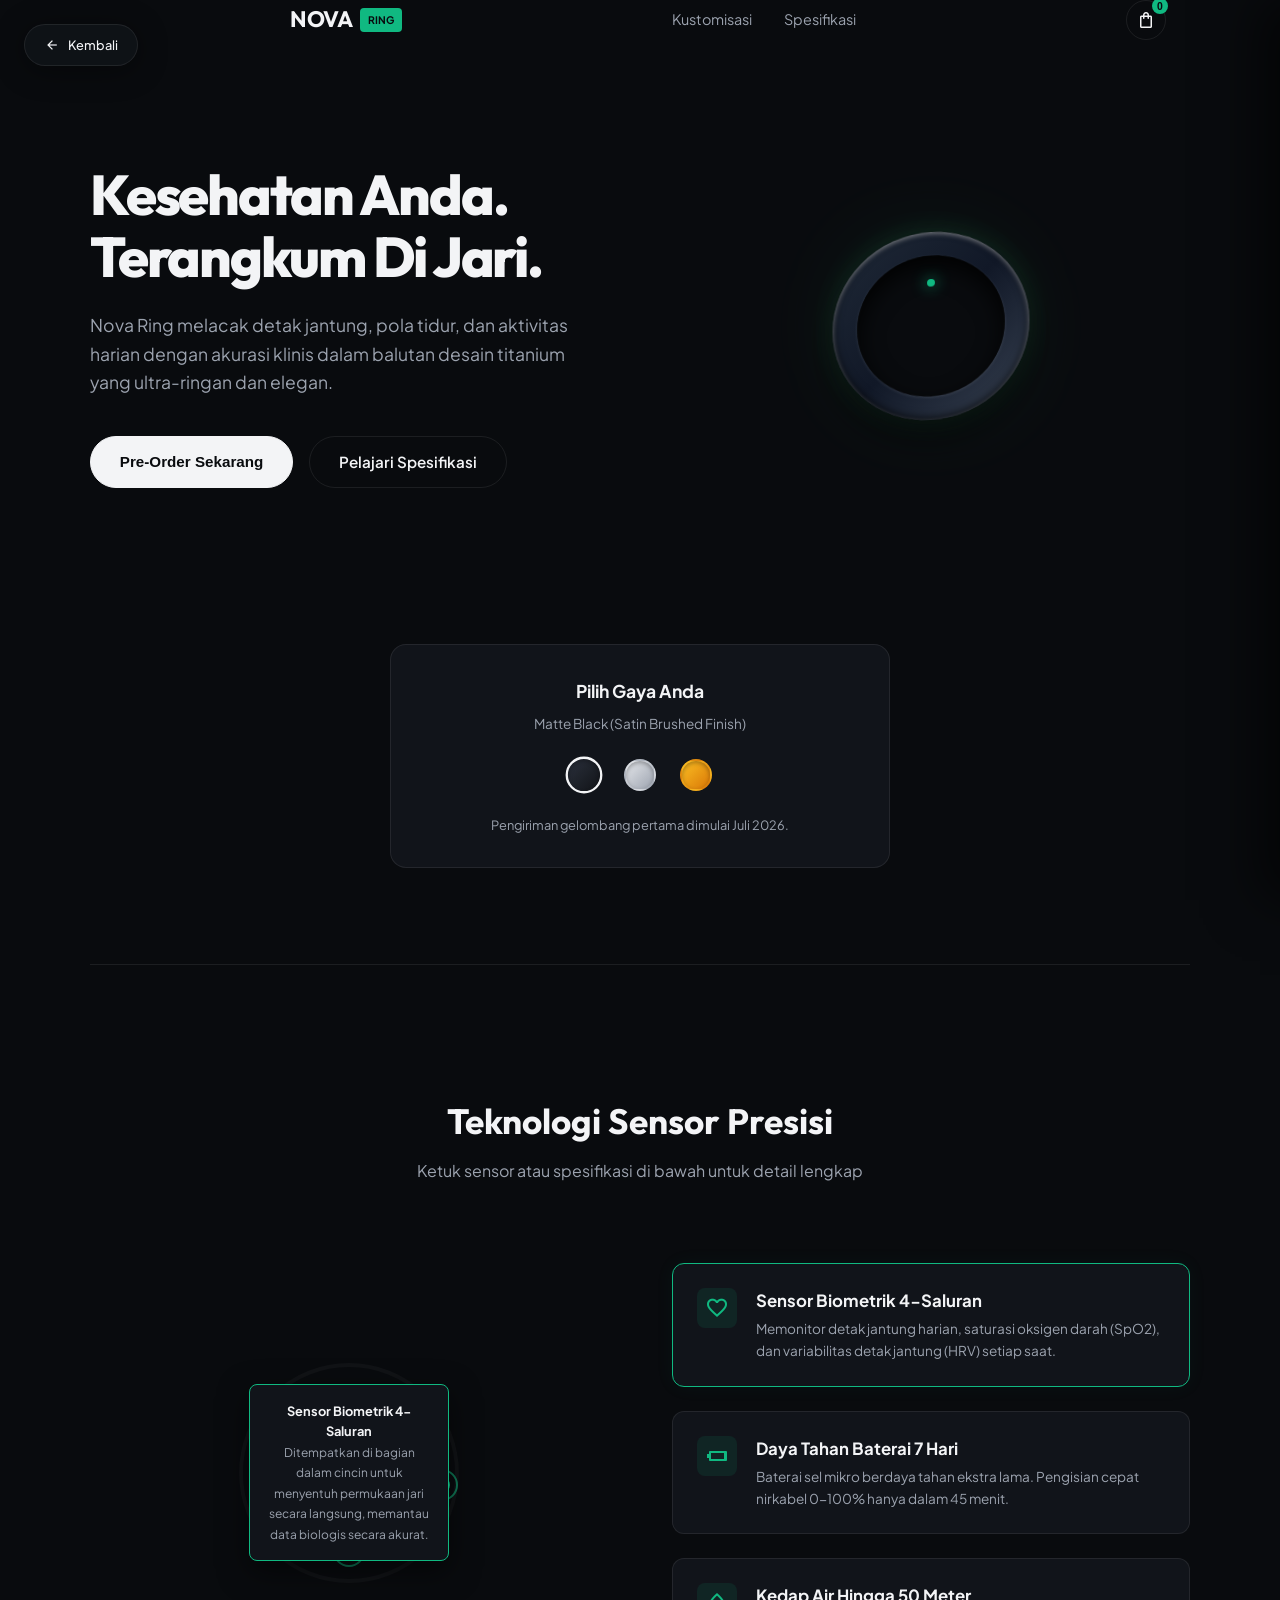
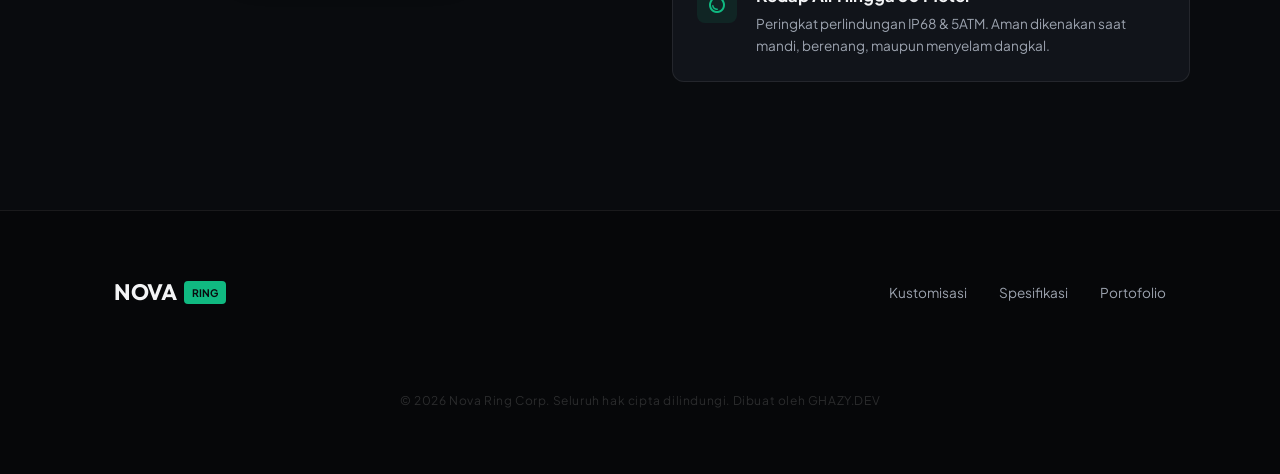
<file: product-landing.html>
<!DOCTYPE html>
<html lang="id">
<head>
  <meta charset="utf-8"/>
  <meta name="viewport" content="width=device-width, initial-scale=1.0"/>
  <title>Nova Ring | Smart Health Ring of the Future</title>
  <meta name="description" content="Nova Ring is a premium smart ring that monitors heart rate, sleep quality, and active metrics in a sleek, lightweight form factor."/>
  
  <!-- Fonts & Icons -->
  <link rel="preconnect" href="https://fonts.googleapis.com">
  <link rel="preconnect" href="https://fonts.gstatic.com" crossorigin>
  <link href="https://fonts.googleapis.com/css2?family=Outfit:wght@300;400;500;600;700;800&family=Plus+Jakarta+Sans:wght@300;400;500;600;700&display=swap" rel="stylesheet">
  <link href="https://fonts.googleapis.com/css2?family=Material+Symbols+Outlined:opsz,wght,FILL,GRAD@20..48,100..700,0..1,-50..200" rel="stylesheet"/>

  <style>
    /* VARIABLES & THEME */
    :root {
      --bg: #090b0e;
      --surface: #11141a;
      --border: rgba(255, 255, 255, 0.08);
      
      /* Ring Metallic Gradients (will be updated dynamically via JS) */
      --ring-grad: linear-gradient(135deg, #1f2937 0%, #111827 50%, #374151 100%);
      --ring-glow: 0 0 30px rgba(74, 222, 128, 0.15);
      
      --accent: #10b981; /* Emerald green */
      --accent-glow: rgba(16, 185, 129, 0.4);
      --text: #f3f4f6;
      --text-muted: #9ca3af;
      
      --font-display: 'Outfit', sans-serif;
      --font-body: 'Plus Jakarta Sans', sans-serif;
      --transition-speed: 0.35s;
    }

    *, *::before, *::after {
      box-sizing: border-box;
      margin: 0;
      padding: 0;
    }

    html {
      scroll-behavior: smooth;
    }

    body {
      background-color: var(--bg);
      color: var(--text);
      font-family: var(--font-body);
      overflow-x: hidden;
      line-height: 1.6;
    }

    /* BACK TO PORTFOLIO BUTTON */
    .back-btn {
      position: fixed;
      top: 1.5rem;
      left: 1.5rem;
      z-index: 100;
      display: flex;
      align-items: center;
      gap: 0.5rem;
      padding: 0.6rem 1.2rem;
      background: rgba(17, 20, 26, 0.8);
      backdrop-filter: blur(12px);
      border: 1px solid var(--border);
      border-radius: 99px;
      color: var(--text);
      text-decoration: none;
      font-size: 0.8rem;
      font-weight: 500;
      transition: all var(--transition-speed);
      box-shadow: 0 4px 30px rgba(0, 0, 0, 0.4);
    }

    .back-btn:hover {
      border-color: var(--accent);
      box-shadow: 0 0 15px var(--accent-glow);
      transform: translateY(-2px);
    }

    /* CONTAINER */
    .container {
      max-width: 1100px;
      margin: 0 auto;
      padding: 0 1.5rem;
    }

    /* HEADER */
    header {
      padding: 2rem 0;
      display: flex;
      justify-content: space-between;
      align-items: center;
      position: relative;
      z-index: 90;
    }

    .logo-container {
      display: flex;
      align-items: center;
      gap: 0.5rem;
      margin-left: 11rem; /* Space for the floating back-to-portfolio button */
    }

    @media (max-width: 768px) {
      .logo-container {
        margin-left: 0;
      }
      header {
        flex-direction: column;
        gap: 1.5rem;
        padding-top: 5.5rem; /* Space for back button */
      }
      .back-btn {
        top: 1rem;
        left: 50%;
        transform: translateX(-50%);
      }
      .back-btn:hover {
        transform: translateX(-50%) translateY(-2px);
      }
    }

    .logo-text {
      font-family: var(--font-display);
      font-size: 1.4rem;
      font-weight: 700;
      letter-spacing: -0.02em;
    }

    .logo-badge {
      font-size: 0.65rem;
      background: var(--accent);
      color: var(--bg);
      padding: 0.2rem 0.5rem;
      border-radius: 4px;
      font-weight: bold;
    }

    nav {
      display: flex;
      align-items: center;
      gap: 2rem;
    }

    nav a {
      color: var(--text-muted);
      text-decoration: none;
      font-size: 0.9rem;
      transition: color var(--transition-speed);
    }

    nav a:hover {
      color: var(--text);
    }

    .cart-trigger {
      background: transparent;
      border: 1px solid var(--border);
      color: var(--text);
      width: 40px;
      height: 40px;
      border-radius: 50%;
      display: flex;
      align-items: center;
      justify-content: center;
      cursor: pointer;
      position: relative;
      transition: all var(--transition-speed);
    }

    .cart-trigger:hover {
      border-color: var(--accent);
      color: var(--accent);
    }

    .cart-badge {
      position: absolute;
      top: -3px;
      right: -3px;
      background: var(--accent);
      color: var(--bg);
      font-size: 0.65rem;
      font-weight: bold;
      width: 16px;
      height: 16px;
      border-radius: 50%;
      display: flex;
      align-items: center;
      justify-content: center;
    }

    /* HERO */
    .hero {
      padding: 6rem 0 8rem 0;
      display: grid;
      grid-template-columns: 1fr 1fr;
      align-items: center;
      gap: 4rem;
    }

    @media (max-width: 900px) {
      .hero {
        grid-template-columns: 1fr;
        text-align: center;
        padding-top: 3rem;
        gap: 3rem;
      }
    }

    .hero-left h1 {
      font-family: var(--font-display);
      font-size: 3.5rem;
      font-weight: 800;
      line-height: 1.1;
      letter-spacing: -0.04em;
      margin-bottom: 1.5rem;
    }

    @media (max-width: 480px) {
      .hero-left h1 {
        font-size: 2.5rem;
      }
    }

    .hero-left p {
      color: var(--text-muted);
      font-size: 1.1rem;
      margin-bottom: 2.5rem;
    }

    .cta-group {
      display: flex;
      gap: 1rem;
    }

    @media (max-width: 900px) {
      .cta-group {
        justify-content: center;
      }
    }

    .btn {
      padding: 0.8rem 1.8rem;
      border-radius: 99px;
      font-size: 0.95rem;
      font-weight: 600;
      cursor: pointer;
      text-decoration: none;
      transition: all var(--transition-speed);
      display: inline-flex;
      align-items: center;
      gap: 0.5rem;
    }

    .btn-primary {
      background: var(--text);
      color: var(--bg);
      border: 1px solid var(--text);
    }

    .btn-primary:hover {
      background: var(--accent);
      border-color: var(--accent);
      box-shadow: 0 0 20px var(--accent-glow);
    }

    .btn-secondary {
      background: transparent;
      border: 1px solid var(--border);
      color: var(--text);
    }

    .btn-secondary:hover {
      border-color: var(--text);
    }

    /* INTERACTIVE CSS RING VISUALIZER */
    .visualizer-container {
      display: flex;
      justify-content: center;
      align-items: center;
      position: relative;
      height: 380px;
    }

    /* Pulse sensor background */
    .ring-sensor-glow {
      position: absolute;
      width: 140px;
      height: 140px;
      background: var(--accent);
      border-radius: 50%;
      filter: blur(50px);
      opacity: 0.15;
      animation: pulse-glow 2.5s infinite alternate;
    }

    @keyframes pulse-glow {
      0% { transform: scale(0.9); opacity: 0.1; }
      100% { transform: scale(1.1); opacity: 0.25; }
    }

    /* 3D Looking metallic ring via pure CSS gradients */
    .css-ring {
      width: 200px;
      height: 200px;
      border-radius: 50%;
      background: var(--ring-grad);
      position: relative;
      display: flex;
      justify-content: center;
      align-items: center;
      box-shadow: 
        0 20px 40px rgba(0,0,0,0.5), 
        inset 0 2px 5px rgba(255,255,255,0.4),
        inset 0 -2px 10px rgba(0,0,0,0.8),
        var(--ring-glow);
      transition: all 0.6s cubic-bezier(0.2, 1, 0.2, 1);
      transform-style: preserve-3d;
      transform: rotateX(20deg) rotateY(-10deg);
    }

    /* Inner hollow space of the ring */
    .css-ring-inner {
      width: 150px;
      height: 150px;
      border-radius: 50%;
      background: #090b0e; /* Matches body bg to look hollow */
      box-shadow: 
        inset 0 10px 25px rgba(0,0,0,0.9),
        0 1px 3px rgba(255,255,255,0.1);
      display: flex;
      justify-content: center;
      align-items: center;
      position: relative;
    }

    /* Pulsing inside LED sensor */
    .sensor-led {
      width: 8px;
      height: 8px;
      background-color: var(--accent);
      border-radius: 50%;
      box-shadow: 0 0 15px var(--accent);
      position: absolute;
      top: 25px;
      left: 50%;
      transform: translateX(-50%);
      animation: led-blink 1.5s infinite;
    }

    @keyframes led-blink {
      0%, 100% { opacity: 0.4; }
      50% { opacity: 1; }
    }

    /* COLOR SELECTOR */
    .customizer-box {
      background-color: var(--surface);
      border: 1px solid var(--border);
      border-radius: 16px;
      padding: 2rem;
      max-width: 500px;
      margin: 0 auto;
      text-align: center;
    }

    .customizer-title {
      font-size: 1.1rem;
      font-weight: 700;
      margin-bottom: 0.5rem;
    }

    .customizer-sub {
      font-size: 0.85rem;
      color: var(--text-muted);
      margin-bottom: 1.5rem;
    }

    .color-options {
      display: flex;
      justify-content: center;
      gap: 1.5rem;
      margin-bottom: 1.5rem;
    }

    .color-dot {
      width: 32px;
      height: 32px;
      border-radius: 50%;
      cursor: pointer;
      border: 2px solid transparent;
      transition: all var(--transition-speed);
      box-shadow: inset 0 2px 4px rgba(0,0,0,0.3);
    }

    .color-dot.active {
      border-color: var(--text);
      transform: scale(1.15);
    }

    .dot-black { background: linear-gradient(135deg, #2b313d, #111317); }
    .dot-silver { background: linear-gradient(135deg, #e5e7eb, #9ca3af); }
    .dot-gold { background: linear-gradient(135deg, #fbbf24, #d97706); }

    /* SPECIFICATIONS (HOTSPOTS) */
    .features-hotspots {
      padding: 8rem 0;
      border-top: 1px solid var(--border);
      position: relative;
    }

    .hotspots-title {
      text-align: center;
      margin-bottom: 5rem;
    }

    .hotspots-title h2 {
      font-family: var(--font-display);
      font-size: 2.2rem;
      font-weight: 700;
    }

    .hotspots-wrapper {
      display: grid;
      grid-template-columns: 1fr 1fr;
      align-items: center;
      gap: 4rem;
    }

    @media (max-width: 768px) {
      .hotspots-wrapper {
        grid-template-columns: 1fr;
      }
    }

    .specs-list {
      display: flex;
      flex-direction: column;
      gap: 1.5rem;
    }

    .spec-item {
      padding: 1.5rem;
      background: var(--surface);
      border: 1px solid var(--border);
      border-radius: 12px;
      display: flex;
      gap: 1.2rem;
      align-items: flex-start;
      cursor: pointer;
      transition: all var(--transition-speed);
    }

    .spec-item:hover, .spec-item.active {
      border-color: var(--accent);
      box-shadow: 0 0 20px rgba(16, 185, 129, 0.05);
    }

    .spec-icon-box {
      width: 40px;
      height: 40px;
      border-radius: 8px;
      background: rgba(16, 185, 129, 0.1);
      display: flex;
      align-items: center;
      justify-content: center;
      color: var(--accent);
      flex-shrink: 0;
    }

    .spec-item-content h3 {
      font-size: 1.05rem;
      font-weight: 700;
      margin-bottom: 0.2rem;
    }

    .spec-item-content p {
      font-size: 0.85rem;
      color: var(--text-muted);
    }

    /* Dynamic Visualizer with pulsing hotspots */
    .specs-visualizer {
      position: relative;
      display: flex;
      justify-content: center;
      align-items: center;
      height: 350px;
    }

    .visualizer-ring-svg {
      width: 220px;
      height: 220px;
      border: 4px solid rgba(255,255,255,0.03);
      border-radius: 50%;
      position: relative;
    }

    .hotspot {
      position: absolute;
      width: 16px;
      height: 16px;
      background-color: var(--accent);
      border-radius: 50%;
      cursor: pointer;
      z-index: 10;
    }

    .hotspot::after {
      content: '';
      position: absolute;
      inset: -8px;
      border-radius: 50%;
      border: 2px solid var(--accent);
      opacity: 0.6;
      animation: hotspot-pulse 1.8s infinite;
    }

    @keyframes hotspot-pulse {
      0% { transform: scale(0.6); opacity: 1; }
      100% { transform: scale(1.6); opacity: 0; }
    }

    /* Hotspot coordinate settings */
    .spot-sensor { top: 25px; left: 50%; transform: translateX(-50%); }
    .spot-battery { top: 110px; right: 5px; }
    .spot-waterproof { bottom: 20px; left: 50%; transform: translateX(-50%); }

    /* Tooltip box display in center */
    .hotspot-tooltip {
      position: absolute;
      background: var(--surface);
      border: 1px solid var(--accent);
      padding: 1rem;
      border-radius: 8px;
      max-width: 200px;
      font-size: 0.8rem;
      z-index: 20;
      opacity: 0;
      pointer-events: none;
      transition: opacity 0.3s ease;
      text-align: center;
      box-shadow: 0 10px 30px rgba(0,0,0,0.5);
    }

    .hotspot-tooltip.active {
      opacity: 1;
    }

    /* SHOPPING CART DRAWER */
    .cart-drawer {
      position: fixed;
      top: 0;
      right: -400px;
      width: 400px;
      max-width: 100%;
      height: 100dvh;
      background: var(--surface);
      border-left: 1px solid var(--border);
      z-index: 1000;
      padding: 2.5rem 2rem;
      box-shadow: -20px 0 50px rgba(0, 0, 0, 0.6);
      display: flex;
      flex-direction: column;
      transition: right 0.4s cubic-bezier(0.2, 1, 0.2, 1);
    }

    @media (max-width: 480px) {
      .cart-drawer {
        width: 100%;
      }
    }

    .cart-drawer.active {
      right: 0;
    }

    .cart-header {
      display: flex;
      justify-content: space-between;
      align-items: center;
      margin-bottom: 2.5rem;
    }

    .cart-header h2 {
      font-family: var(--font-display);
      font-size: 1.3rem;
      font-weight: 700;
    }

    .close-cart-btn {
      background: transparent;
      border: none;
      color: var(--text);
      cursor: pointer;
    }

    .cart-items {
      flex-grow: 1;
      display: flex;
      flex-direction: column;
      gap: 1.5rem;
    }

    .cart-item {
      display: flex;
      align-items: center;
      gap: 1rem;
      padding-bottom: 1.5rem;
      border-bottom: 1px solid var(--border);
    }

    .cart-item-preview {
      width: 60px;
      height: 60px;
      border-radius: 8px;
      background: rgba(255,255,255,0.03);
      border: 1px solid var(--border);
      display: flex;
      align-items: center;
      justify-content: center;
    }

    .cart-item-info h3 {
      font-size: 0.95rem;
      font-weight: 700;
    }

    .cart-item-info p {
      font-size: 0.8rem;
      color: var(--text-muted);
      margin-top: 0.1rem;
    }

    .cart-item-price {
      margin-left: auto;
      font-weight: bold;
      color: var(--accent);
      font-size: 0.95rem;
    }

    .cart-footer {
      border-top: 1px solid var(--border);
      padding-top: 2rem;
    }

    .cart-total-row {
      display: flex;
      justify-content: space-between;
      margin-bottom: 1.5rem;
      font-weight: 700;
    }

    .checkout-btn {
      width: 100%;
      background: var(--accent);
      border: none;
      color: var(--bg);
      padding: 1rem 0;
      border-radius: 99px;
      font-weight: bold;
      font-size: 0.95rem;
      cursor: pointer;
      text-align: center;
      transition: background-color var(--transition-speed);
    }

    .checkout-btn:hover {
      background-color: #34d399;
    }

    /* FOOTER */
    footer {
      border-top: 1px solid var(--border);
      padding: 4rem 0;
      background: #060709;
    }

    .footer-content {
      display: flex;
      justify-content: space-between;
      align-items: center;
      flex-wrap: wrap;
      gap: 2rem;
    }

    .footer-links {
      display: flex;
      gap: 2rem;
    }

    .footer-links a {
      color: var(--text-muted);
      text-decoration: none;
      font-size: 0.85rem;
      transition: color var(--transition-speed);
    }

    .footer-links a:hover {
      color: var(--accent);
    }

    .copyright {
      width: 100%;
      text-align: center;
      color: rgba(255, 255, 255, 0.15);
      font-size: 0.75rem;
      margin-top: 3rem;
      letter-spacing: 0.05em;
    }
  </style>
</head>
<body>

  <!-- FLOATING BACK TO PORTFOLIO BUTTON -->
  <a href="./index.html#projects" class="back-btn">
    <span class="material-symbols-outlined" style="font-size: 16px;">arrow_back</span>
    <span>Kembali</span>
  </a>

  <!-- HEADER -->
  <header class="container">
    <div class="logo-container">
      <span class="logo-text">NOVA</span>
      <span class="logo-badge">RING</span>
    </div>
    <nav>
      <a href="#customizer">Kustomisasi</a>
      <a href="#features">Spesifikasi</a>
    </nav>
    <button class="cart-trigger" onclick="toggleCart()">
      <span class="material-symbols-outlined" style="font-size: 20px;">shopping_bag</span>
      <span class="cart-badge" id="cart-counter">0</span>
    </button>
  </header>

  <!-- HERO -->
  <section class="hero container">
    <div class="hero-left">
      <h1>Kesehatan Anda.<br>Terangkum Di Jari.</h1>
      <p>Nova Ring melacak detak jantung, pola tidur, dan aktivitas harian dengan akurasi klinis dalam balutan desain titanium yang ultra-ringan dan elegan.</p>
      <div class="cta-group">
        <button class="btn btn-primary" onclick="addToCart()">Pre-Order Sekarang</button>
        <a href="#features" class="btn btn-secondary">Pelajari Spesifikasi</a>
      </div>
    </div>
    <div class="hero-right visualizer-container">
      <!-- DYNAMIC RING VIEW -->
      <div class="ring-sensor-glow" id="sensor-glow"></div>
      <div class="css-ring" id="ring-view">
        <div class="css-ring-inner">
          <div class="sensor-led" id="sensor-led"></div>
        </div>
      </div>
    </div>
  </section>

  <!-- CUSTOMIZER -->
  <section class="container" id="customizer" style="padding-bottom: 6rem;">
    <div class="customizer-box">
      <h3 class="customizer-title">Pilih Gaya Anda</h3>
      <p class="customizer-sub" id="color-name">Matte Black (Satin Brushed Finish)</p>
      
      <div class="color-options">
        <div class="color-dot dot-black active" onclick="changeColor('black')" title="Matte Black"></div>
        <div class="color-dot dot-silver" onclick="changeColor('silver')" title="Chroma Silver"></div>
        <div class="color-dot dot-gold" onclick="changeColor('gold')" title="Aura Gold"></div>
      </div>
      
      <p style="font-size: 0.8rem; color: var(--text-muted);">Pengiriman gelombang pertama dimulai Juli 2026.</p>
    </div>
  </section>

  <!-- SPECIFICATIONS (HOTSPOTS) -->
  <section class="features-hotspots container" id="features">
    <div class="hotspots-title">
      <h2>Teknologi Sensor Presisi</h2>
      <p style="color: var(--text-muted); margin-top: 0.5rem;">Ketuk sensor atau spesifikasi di bawah untuk detail lengkap</p>
    </div>

    <div class="hotspots-wrapper">
      <!-- Hotspot visualizer -->
      <div class="specs-visualizer">
        <div class="visualizer-ring-svg">
          <!-- Pulse spots -->
          <div class="hotspot spot-sensor" onclick="triggerHotspot('sensor')" title="Biometric Sensor"></div>
          <div class="hotspot spot-battery" onclick="triggerHotspot('battery')" title="Cell Battery"></div>
          <div class="hotspot spot-waterproof" onclick="triggerHotspot('waterproof')" title="Waterproof Layer"></div>
        </div>
        
        <!-- Center Tooltip Box -->
        <div class="hotspot-tooltip" id="specs-tooltip">
          Pilih hotspot untuk membaca teknologi sensor.
        </div>
      </div>

      <!-- Specs List Trigger -->
      <div class="specs-list">
        <div class="spec-item active" id="item-sensor" onclick="triggerHotspot('sensor')">
          <div class="spec-icon-box">
            <span class="material-symbols-outlined">favorite</span>
          </div>
          <div class="spec-item-content">
            <h3>Sensor Biometrik 4-Saluran</h3>
            <p>Memonitor detak jantung harian, saturasi oksigen darah (SpO2), dan variabilitas detak jantung (HRV) setiap saat.</p>
          </div>
        </div>

        <div class="spec-item" id="item-battery" onclick="triggerHotspot('battery')">
          <div class="spec-icon-box">
            <span class="material-symbols-outlined">battery_very_low</span>
          </div>
          <div class="spec-item-content">
            <h3>Daya Tahan Baterai 7 Hari</h3>
            <p>Baterai sel mikro berdaya tahan ekstra lama. Pengisian cepat nirkabel 0-100% hanya dalam 45 menit.</p>
          </div>
        </div>

        <div class="spec-item" id="item-waterproof" onclick="triggerHotspot('waterproof')">
          <div class="spec-icon-box">
            <span class="material-symbols-outlined">water_drop</span>
          </div>
          <div class="spec-item-content">
            <h3>Kedap Air Hingga 50 Meter</h3>
            <p>Peringkat perlindungan IP68 & 5ATM. Aman dikenakan saat mandi, berenang, maupun menyelam dangkal.</p>
          </div>
        </div>
      </div>
    </div>
  </section>

  <!-- SHOPPING CART DRAWER -->
  <div class="cart-drawer" id="cart-drawer">
    <div class="cart-header">
      <h2>Keranjang Belanja</h2>
      <button class="close-cart-btn" onclick="toggleCart()">
        <span class="material-symbols-outlined">close</span>
      </button>
    </div>

    <div class="cart-items" id="cart-items-container">
      <!-- Empty state / loaded via JS -->
      <p style="color: var(--text-muted); text-align: center; margin-top: 4rem;" id="cart-empty-msg">Keranjang kosong. Tambahkan item pre-order.</p>
    </div>

    <div class="cart-footer">
      <div class="cart-total-row">
        <span>Total Estimasi</span>
        <span id="cart-total">Rp 0</span>
      </div>
      <button class="checkout-btn" onclick="checkoutAlert()">Proses Checkout</button>
    </div>
  </div>

  <!-- FOOTER -->
  <footer>
    <div class="container footer-content">
      <div class="logo-container" style="margin-left: 0;">
        <span class="logo-text">NOVA</span>
        <span class="logo-badge">RING</span>
      </div>
      <div class="footer-links">
        <a href="#customizer">Kustomisasi</a>
        <a href="#features">Spesifikasi</a>
        <a href="./index.html">Portofolio</a>
      </div>
      <div class="copyright">
        © 2026 Nova Ring Corp. Seluruh hak cipta dilindungi. Dibuat oleh GHAZY.DEV
      </div>
    </div>
  </footer>

  <!-- JAVASCRIPT -->
  <script>
    // 1. PRODUCT COLORS CONFIGURATION
    const colors = {
      black: {
        name: "Matte Black (Satin Brushed Finish)",
        accent: "#10b981", // green sensor glow
        ringGrad: "linear-gradient(135deg, #2d3748 0%, #1a202c 50%, #4a5568 100%)",
        ringGlow: "0 0 30px rgba(16, 185, 129, 0.15)"
      },
      silver: {
        name: "Chroma Silver (Mirror Polished Finish)",
        accent: "#06b6d4", // cyan sensor glow
        ringGrad: "linear-gradient(135deg, #f3f4f6 0%, #d1d5db 50%, #ffffff 100%)",
        ringGlow: "0 0 35px rgba(6, 182, 210, 0.25)"
      },
      gold: {
        name: "Aura Gold (18K PVD Gold Electroplated)",
        accent: "#eab308", // gold/yellow sensor glow
        ringGrad: "linear-gradient(135deg, #fef08a 0%, #ca8a04 50%, #fef08a 100%)",
        ringGlow: "0 0 35px rgba(234, 179, 8, 0.25)"
      }
    };

    let selectedColorKey = 'black';

    function changeColor(colorKey) {
      selectedColorKey = colorKey;
      const config = colors[colorKey];
      
      // Update Active Dot UI
      document.querySelectorAll('.color-dot').forEach(dot => dot.classList.remove('active'));
      document.querySelector(`.dot-${colorKey}`).classList.add('active');

      // Update Text UI
      document.getElementById('color-name').textContent = config.name;

      // Update CSS Variables (Metallic gradient & glow on Ring)
      const root = document.documentElement;
      root.style.setProperty('--ring-grad', config.ringGrad);
      root.style.setProperty('--ring-glow', config.ringGlow);
      root.style.setProperty('--accent', config.accent);
      root.style.setProperty('--accent-glow', `rgba(${hexToRgb(config.accent)}, 0.4)`);

      // Update LED sensor glow
      document.getElementById('sensor-led').style.backgroundColor = config.accent;
      document.getElementById('sensor-led').style.boxShadow = `0 0 15px ${config.accent}`;
      document.getElementById('sensor-glow').style.backgroundColor = config.accent;
    }

    // Helper to extract RGB from hex code for CSS transparency
    function hexToRgb(hex) {
      const shorthandRegex = /^#?([a-f\d])([a-f\d])([a-f\d])$/i;
      hex = hex.replace(shorthandRegex, (m, r, g, b) => r + r + g + g + b + b);
      const result = /^#?([a-f\d]{2})([a-f\d]{2})([a-f\d]{2})$/i.exec(hex);
      return result ? `${parseInt(result[1], 16)}, ${parseInt(result[2], 16)}, ${parseInt(result[3], 16)}` : `16, 185, 129`;
    }

    // 2. SPECIFICATION HOTSPOTS
    const hotspotsData = {
      sensor: {
        title: "Sensor Biometrik 4-Saluran",
        desc: "Ditempatkan di bagian dalam cincin untuk menyentuh permukaan jari secara langsung, memantau data biologis secara akurat.",
        elemId: "item-sensor"
      },
      battery: {
        title: "Baterai Sel Mikro Lithium",
        desc: "Kepadatan energi tinggi memungkinkan ukuran sekecil mungkin dengan daya tahan operasi mencapai 7 hari penuh.",
        elemId: "item-battery"
      },
      waterproof: {
        title: "Pelapisan Kedap Air Resin",
        desc: "Menggunakan bahan resin epoksi tebal dan tahan tekanan, mampu meredam air masuk sampai kedalaman 50 meter.",
        elemId: "item-waterproof"
      }
    };

    function triggerHotspot(key) {
      const data = hotspotsData[key];
      const tooltip = document.getElementById('specs-tooltip');
      
      // Update spec item cards active class
      document.querySelectorAll('.spec-item').forEach(card => card.classList.remove('active'));
      document.getElementById(data.elemId).classList.add('active');

      // Update Tooltip Content & Animation
      tooltip.classList.remove('active');
      setTimeout(() => {
        tooltip.innerHTML = `<strong>${data.title}</strong><br><span style="color: var(--text-muted); font-size:0.75rem;">${data.desc}</span>`;
        tooltip.classList.add('active');
      }, 100);
    }

    // Initialize first tooltip
    triggerHotspot('sensor');

    // 3. CART SYSTEM
    let cartQuantity = 0;
    const cartDrawer = document.getElementById('cart-drawer');
    const cartCounter = document.getElementById('cart-counter');
    const emptyMsg = document.getElementById('cart-empty-msg');
    const cartContainer = document.getElementById('cart-items-container');
    const cartTotal = document.getElementById('cart-total');

    function toggleCart() {
      cartDrawer.classList.toggle('active');
    }

    function addToCart() {
      cartQuantity++;
      cartCounter.textContent = cartQuantity;
      
      // Render cart item list
      emptyMsg.style.display = 'none';
      
      // Remove previous dynamic items if they exist
      const items = cartContainer.querySelectorAll('.cart-item');
      items.forEach(it => it.remove());

      const itemHtml = document.createElement('div');
      itemHtml.className = 'cart-item';
      itemHtml.innerHTML = `
        <div class="cart-item-preview">
          <div class="css-ring" style="width:36px; height:36px; border-width: 1px; background:${colors[selectedColorKey].ringGrad};"></div>
        </div>
        <div class="cart-item-info">
          <h3>Nova Smart Ring</h3>
          <p>Warna: ${selectedColorKey.toUpperCase()} - Ukuran standar (8)</p>
          <p>Kuantitas: ${cartQuantity}</p>
        </div>
        <div class="cart-item-price">Rp ${(2499000 * cartQuantity).toLocaleString('id-ID')}</div>
      `;
      cartContainer.appendChild(itemHtml);

      // Update total price
      cartTotal.textContent = `Rp ${(2499000 * cartQuantity).toLocaleString('id-ID')}`;

      // Open drawer automatically to show added item
      cartDrawer.classList.add('active');
    }

    function checkoutAlert() {
      if (cartQuantity === 0) {
        alert("Keranjang Anda masih kosong!");
        return;
      }
      alert("Terima kasih! Pemesanan pre-order Anda sedang diproses. Tautan pembayaran aman telah dikirimkan ke kontak Anda.");
      cartQuantity = 0;
      cartCounter.textContent = cartQuantity;
      emptyMsg.style.display = 'block';
      cartContainer.querySelectorAll('.cart-item').forEach(it => it.remove());
      cartTotal.textContent = "Rp 0";
      toggleCart();
    }
  </script>
</body>
</html>
</file>
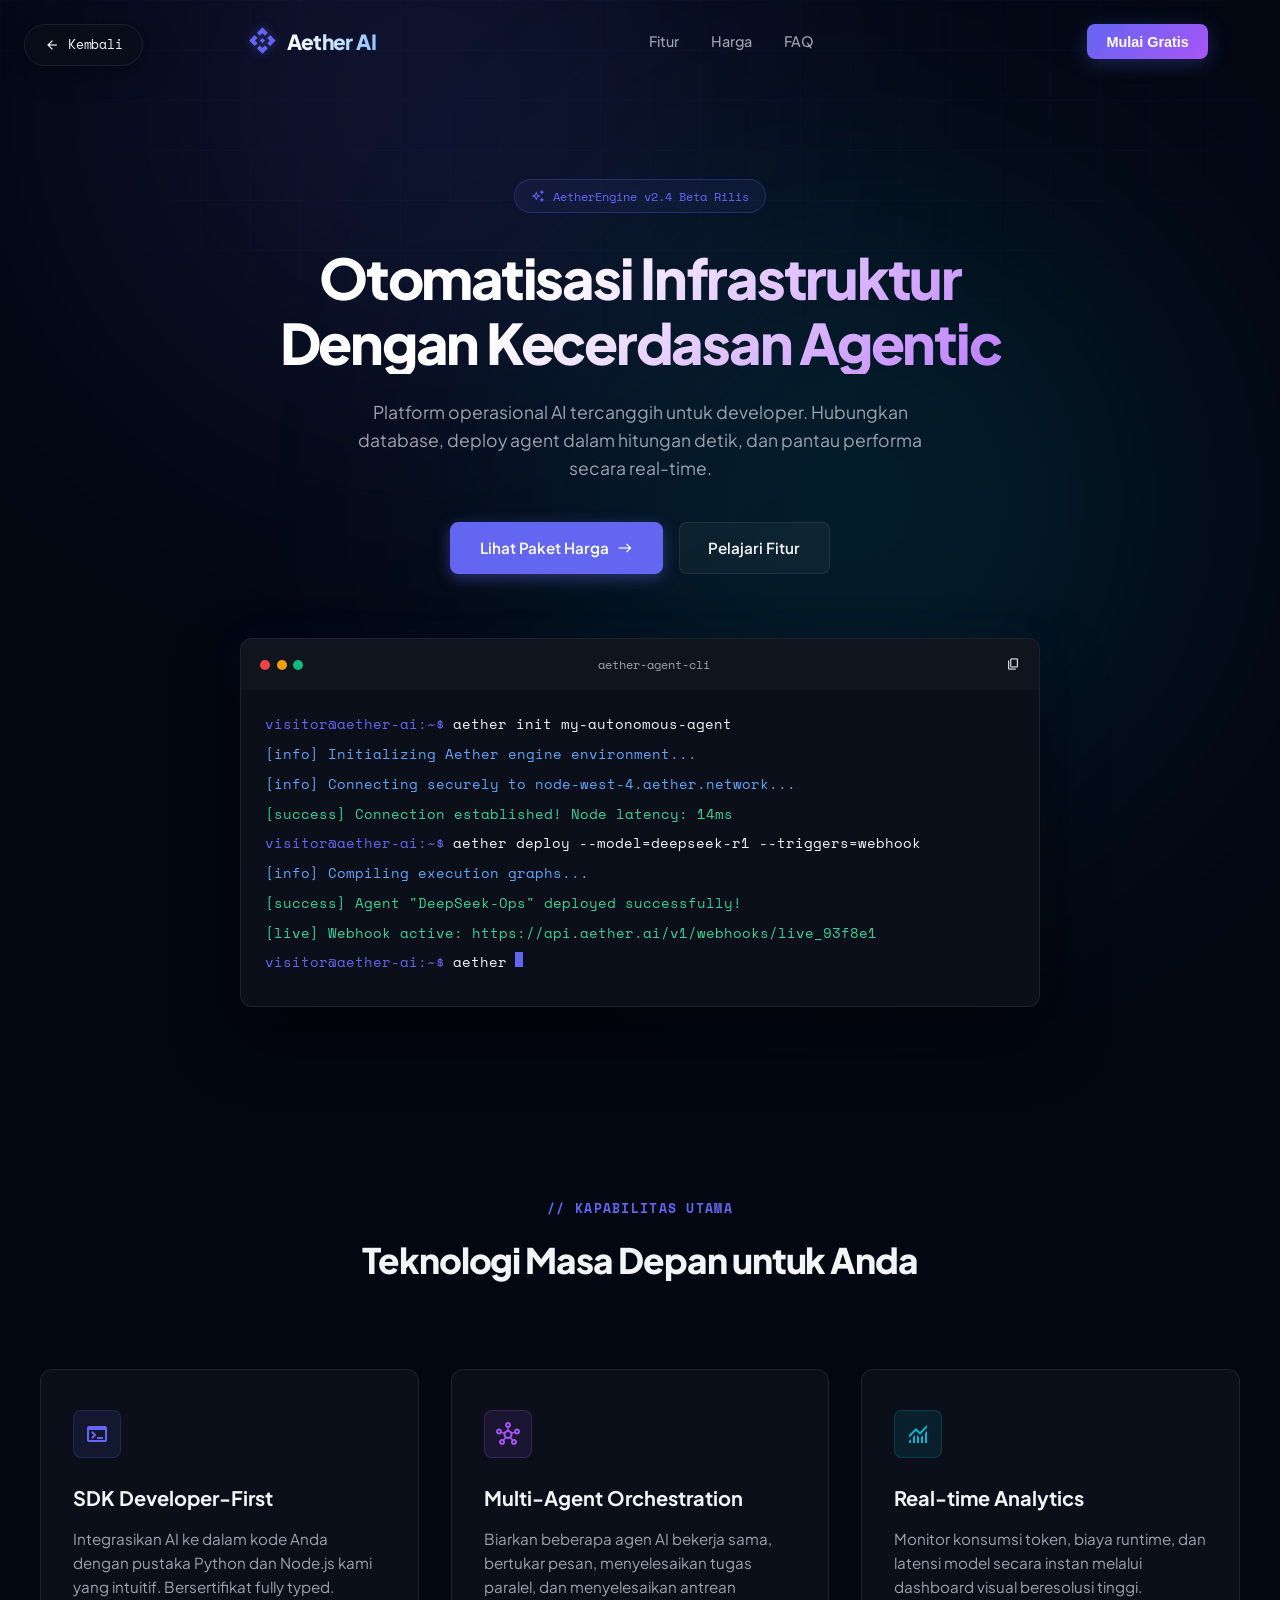
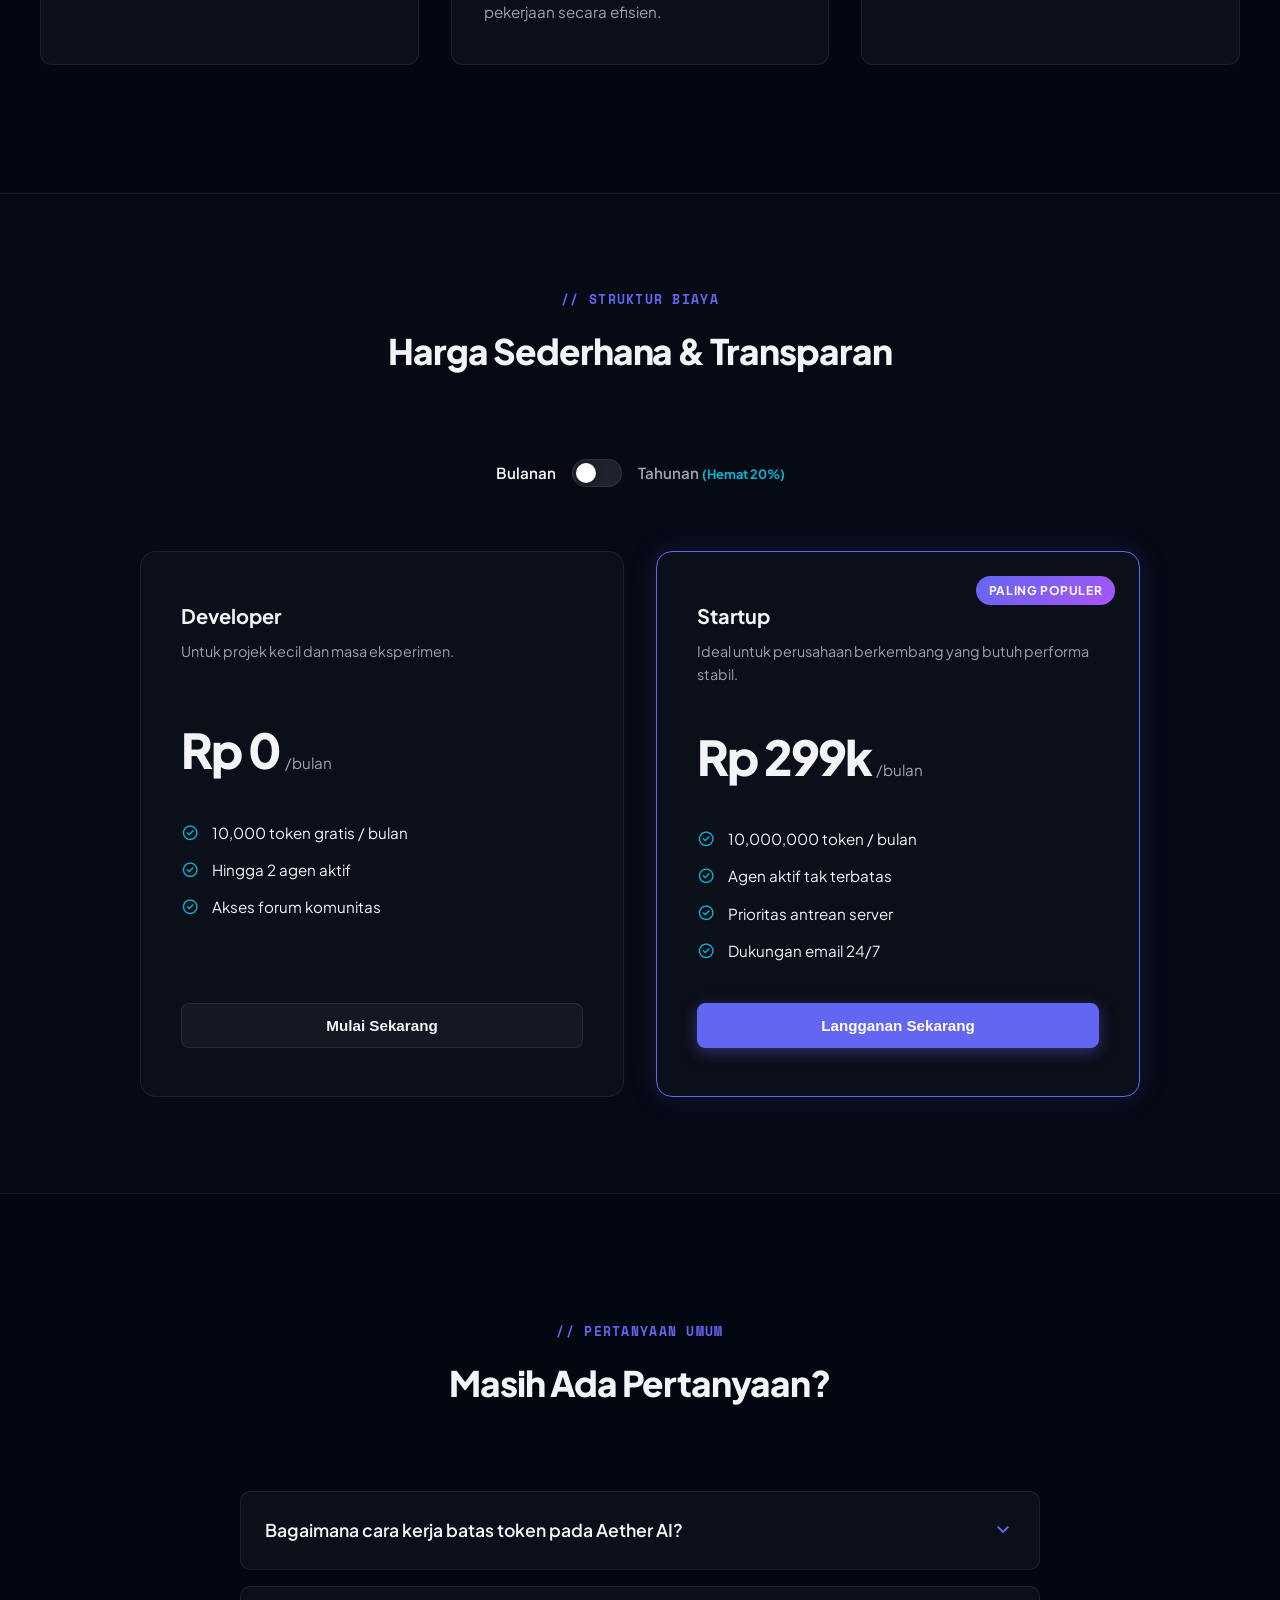
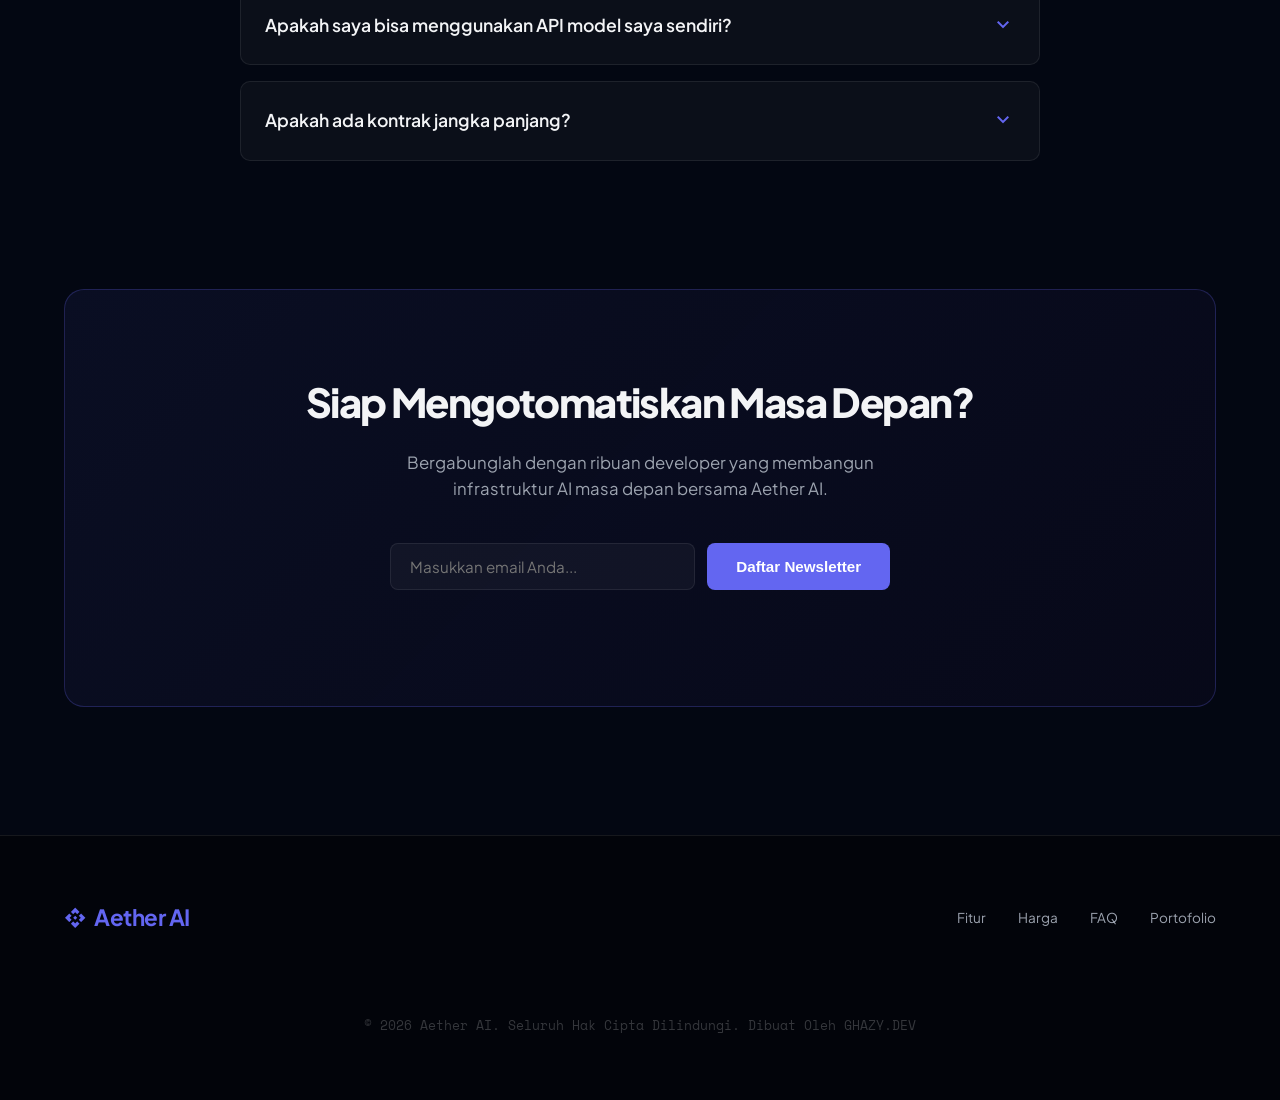
<file: saas-landing.html>
<!DOCTYPE html>
<html lang="id">
<head>
  <meta charset="utf-8"/>
  <meta name="viewport" content="width=device-width, initial-scale=1.0"/>
  <title>Aether AI | Next-Gen AI Operations Platform</title>
  <meta name="description" content="Aether AI is a next-generation artificial intelligence automation and operations platform for modern developers."/>
  
  <!-- Fonts & Icons -->
  <link rel="preconnect" href="https://fonts.googleapis.com">
  <link rel="preconnect" href="https://fonts.gstatic.com" crossorigin>
  <link href="https://fonts.googleapis.com/css2?family=Plus+Jakarta+Sans:wght@300;400;500;600;700;800&family=Space+Mono&display=swap" rel="stylesheet">
  <link href="https://fonts.googleapis.com/css2?family=Material+Symbols+Outlined:opsz,wght,FILL,GRAD@20..48,100..700,0..1,-50..200" rel="stylesheet"/>

  <style>
    /* CSS RESET & VARIABLES */
    *, *::before, *::after {
      box-sizing: border-box;
      margin: 0;
      padding: 0;
    }

    :root {
      --bg: #030712;
      --surface: #0b0f19;
      --surface-hover: #131926;
      --border: rgba(255, 255, 255, 0.08);
      --border-glow: rgba(99, 102, 241, 0.25);
      
      --primary: #6366f1;
      --primary-glow: rgba(99, 102, 241, 0.5);
      --secondary: #a855f7;
      --secondary-glow: rgba(168, 85, 247, 0.5);
      --cyan: #06b6d4;
      --text-main: #f3f4f6;
      --text-muted: #9ca3af;
      
      --font-sans: 'Plus Jakarta Sans', sans-serif;
      --font-mono: 'Space Mono', monospace;
      --transition-speed: 0.3s;
    }

    html {
      scroll-behavior: smooth;
    }

    body {
      background-color: var(--bg);
      color: var(--text-main);
      font-family: var(--font-sans);
      overflow-x: hidden;
      line-height: 1.6;
    }

    /* BACK TO PORTFOLIO BUTTON */
    .back-btn {
      position: fixed;
      top: 1.5rem;
      left: 1.5rem;
      z-index: 100;
      display: flex;
      align-items: center;
      gap: 0.5rem;
      padding: 0.6rem 1.2rem;
      background: rgba(11, 15, 25, 0.7);
      backdrop-filter: blur(12px);
      border: 1px solid var(--border);
      border-radius: 99px;
      color: var(--text-main);
      text-decoration: none;
      font-family: var(--font-mono);
      font-size: 0.8rem;
      font-weight: 500;
      letter-spacing: -0.02em;
      transition: all var(--transition-speed);
      box-shadow: 0 4px 30px rgba(0, 0, 0, 0.4);
    }

    .back-btn:hover {
      border-color: var(--primary);
      box-shadow: 0 0 15px var(--primary-glow);
      transform: translateX(3px);
    }

    /* GRID BACKGROUND & ORBS */
    .bg-grid {
      position: absolute;
      top: 0;
      left: 0;
      right: 0;
      height: 900px;
      background-image: 
        linear-gradient(rgba(99, 102, 241, 0.03) 1px, transparent 1px),
        linear-gradient(90deg, rgba(99, 102, 241, 0.03) 1px, transparent 1px);
      background-size: 50px 50px;
      mask-image: radial-gradient(ellipse 60% 50% at 50% 0%, #000 70%, transparent 100%);
      -webkit-mask-image: radial-gradient(ellipse 60% 50% at 50% 0%, #000 70%, transparent 100%);
      pointer-events: none;
      z-index: -1;
    }

    .bg-glow-orb {
      position: absolute;
      width: 600px;
      height: 600px;
      border-radius: 50%;
      pointer-events: none;
      z-index: -1;
      filter: blur(140px);
      opacity: 0.15;
    }

    .orb-purple {
      background: var(--primary);
      top: -200px;
      left: 10%;
      animation: float-slow 20s infinite alternate;
    }

    .orb-cyan {
      background: var(--cyan);
      top: 200px;
      right: 10%;
      animation: float-slow 25s infinite alternate-reverse;
    }

    @keyframes float-slow {
      0% { transform: translate(0, 0) scale(1); }
      100% { transform: translate(50px, 40px) scale(1.1); }
    }

    /* HEADER */
    header {
      width: 100%;
      padding: 1.5rem 2rem;
      display: flex;
      justify-content: space-between;
      align-items: center;
      max-width: 1200px;
      margin: 0 auto;
      position: relative;
      z-index: 90;
    }

    .logo-container {
      display: flex;
      align-items: center;
      gap: 0.6rem;
      margin-left: 11rem; /* Space for the floating back-to-portfolio button */
    }

    @media (max-width: 768px) {
      .logo-container {
        margin-left: 0;
      }
      header {
        flex-direction: column;
        gap: 1.5rem;
        padding-top: 5.5rem; /* Space for back button */
      }
      .back-btn {
        top: 1rem;
        left: 50%;
        transform: translateX(-50%);
      }
      .back-btn:hover {
        transform: translateX(-50%) translateY(-2px);
      }
    }

    .logo-container span.material-symbols-outlined {
      color: var(--primary);
      font-size: 1.8rem;
      text-shadow: 0 0 10px var(--primary-glow);
    }

    .logo-text {
      font-size: 1.3rem;
      font-weight: 800;
      letter-spacing: -0.03em;
      background: linear-gradient(to right, #fff, #93c5fd);
      -webkit-background-clip: text;
      -webkit-text-fill-color: transparent;
    }

    nav {
      display: flex;
      align-items: center;
      gap: 2rem;
    }

    nav a {
      color: var(--text-muted);
      text-decoration: none;
      font-size: 0.9rem;
      font-weight: 500;
      transition: color var(--transition-speed);
    }

    nav a:hover {
      color: var(--text-main);
    }

    .header-cta {
      padding: 0.6rem 1.2rem;
      background: linear-gradient(135deg, var(--primary), var(--secondary));
      border: none;
      border-radius: 8px;
      color: white;
      font-size: 0.9rem;
      font-weight: 600;
      cursor: pointer;
      box-shadow: 0 4px 20px rgba(99, 102, 241, 0.3);
      transition: all var(--transition-speed);
    }

    .header-cta:hover {
      box-shadow: 0 4px 25px rgba(99, 102, 241, 0.5);
      transform: translateY(-2px);
    }

    /* CONTAINER */
    .container {
      max-width: 1200px;
      margin: 0 auto;
      padding: 0 1.5rem;
    }

    /* HERO SECTION */
    .hero {
      text-align: center;
      padding: 6rem 0 4rem 0;
      position: relative;
    }

    .badge {
      display: inline-flex;
      align-items: center;
      gap: 0.5rem;
      padding: 0.4rem 1rem;
      background: rgba(99, 102, 241, 0.08);
      border: 1px solid var(--border-glow);
      border-radius: 99px;
      font-family: var(--font-mono);
      font-size: 0.75rem;
      color: var(--primary);
      margin-bottom: 2rem;
      animation: pulse-border 3s infinite alternate;
    }

    @keyframes pulse-border {
      0% { border-color: rgba(99, 102, 241, 0.2); }
      100% { border-color: rgba(99, 102, 241, 0.5); }
    }

    .hero-title {
      font-size: 3.5rem;
      font-weight: 800;
      line-height: 1.15;
      letter-spacing: -0.04em;
      margin-bottom: 1.5rem;
      background: linear-gradient(135deg, #ffffff 40%, #c084fc 80%, #6366f1 100%);
      -webkit-background-clip: text;
      -webkit-text-fill-color: transparent;
    }

    @media (max-width: 768px) {
      .hero-title {
        font-size: 2.3rem;
      }
    }

    .hero-subtitle {
      max-width: 600px;
      margin: 0 auto 2.5rem auto;
      color: var(--text-muted);
      font-size: 1.1rem;
    }

    .cta-group {
      display: flex;
      justify-content: center;
      gap: 1rem;
      margin-bottom: 4rem;
    }

    @media (max-width: 480px) {
      .cta-group {
        flex-direction: column;
        align-items: stretch;
        padding: 0 1rem;
      }
    }

    .btn {
      padding: 0.8rem 1.8rem;
      border-radius: 8px;
      font-size: 0.95rem;
      font-weight: 600;
      cursor: pointer;
      text-decoration: none;
      display: inline-flex;
      align-items: center;
      justify-content: center;
      gap: 0.5rem;
      transition: all var(--transition-speed);
    }

    .btn-primary {
      background: var(--primary);
      border: 1px solid var(--primary);
      color: white;
      box-shadow: 0 4px 15px rgba(99, 102, 241, 0.4);
    }

    .btn-primary:hover {
      background: #4f46e5;
      transform: translateY(-2px);
      box-shadow: 0 6px 20px rgba(99, 102, 241, 0.6);
    }

    .btn-secondary {
      background: rgba(255, 255, 255, 0.04);
      border: 1px solid var(--border);
      color: var(--text-main);
    }

    .btn-secondary:hover {
      background: rgba(255, 255, 255, 0.08);
      border-color: rgba(255, 255, 255, 0.2);
      transform: translateY(-2px);
    }

    /* LIVE TERMINAL PREVIEW */
    .terminal-container {
      max-width: 800px;
      margin: 0 auto;
      background: var(--surface);
      border: 1px solid var(--border);
      border-radius: 12px;
      box-shadow: 0 30px 60px rgba(0, 0, 0, 0.6), 0 0 40px rgba(99, 102, 241, 0.05);
      overflow: hidden;
      text-align: left;
      position: relative;
    }

    .terminal-header {
      background: rgba(255, 255, 255, 0.02);
      padding: 0.8rem 1.2rem;
      border-b: 1px solid var(--border);
      display: flex;
      justify-content: space-between;
      align-items: center;
    }

    .terminal-dots {
      display: flex;
      gap: 0.4rem;
    }

    .terminal-dot {
      width: 10px;
      height: 10px;
      border-radius: 50%;
    }

    .dot-red { background: #ef4444; }
    .dot-yellow { background: #f59e0b; }
    .dot-green { background: #10b981; }

    .terminal-title {
      font-family: var(--font-mono);
      font-size: 0.75rem;
      color: var(--text-muted);
    }

    .terminal-body {
      padding: 1.5rem;
      font-family: var(--font-mono);
      font-size: 0.85rem;
      color: #9cdcfe;
      min-height: 250px;
      max-height: 400px;
      overflow-y: auto;
    }

    .terminal-line {
      margin-bottom: 0.5rem;
      display: flex;
      flex-wrap: wrap;
      gap: 0.5rem;
    }

    .term-prompt {
      color: var(--primary);
    }

    .term-cmd {
      color: var(--text-main);
    }

    .term-out-success {
      color: #34d399;
    }

    .term-out-info {
      color: #60a5fa;
    }

    .term-cursor {
      display: inline-block;
      width: 8px;
      height: 15px;
      background: var(--primary);
      animation: blink-cursor 1s step-end infinite;
    }

    @keyframes blink-cursor {
      50% { opacity: 0; }
    }

    /* FEATURES SECTION */
    .features {
      padding: 8rem 0;
      position: relative;
    }

    .section-header {
      text-align: center;
      margin-bottom: 5rem;
    }

    .section-tag {
      font-family: var(--font-mono);
      font-size: 0.8rem;
      font-weight: 600;
      color: var(--primary);
      letter-spacing: 0.1em;
      text-transform: uppercase;
      margin-bottom: 0.8rem;
      display: block;
    }

    .section-title {
      font-size: 2.2rem;
      font-weight: 800;
      letter-spacing: -0.03em;
    }

    .features-grid {
      display: grid;
      grid-template-columns: repeat(auto-fit, minmax(300px, 1fr));
      gap: 2rem;
    }

    .feature-card {
      background: var(--surface);
      border: 1px solid var(--border);
      border-radius: 12px;
      padding: 2.5rem 2rem;
      transition: all var(--transition-speed);
      position: relative;
      overflow: hidden;
    }

    .feature-card::before {
      content: '';
      position: absolute;
      inset: 0;
      background: linear-gradient(135deg, rgba(99, 102, 241, 0.05), transparent 40%);
      opacity: 0;
      transition: opacity var(--transition-speed);
    }

    .feature-card:hover {
      transform: translateY(-5px);
      border-color: var(--border-glow);
      box-shadow: 0 10px 30px rgba(99, 102, 241, 0.05);
    }

    .feature-card:hover::before {
      opacity: 1;
    }

    .feature-icon-wrapper {
      width: 48px;
      height: 48px;
      border-radius: 8px;
      background: rgba(99, 102, 241, 0.1);
      border: 1px solid rgba(99, 102, 241, 0.2);
      display: flex;
      align-items: center;
      justify-content: center;
      margin-bottom: 1.5rem;
      color: var(--primary);
    }

    .feature-card:nth-child(2) .feature-icon-wrapper {
      background: rgba(168, 85, 247, 0.1);
      border-color: rgba(168, 85, 247, 0.2);
      color: var(--secondary);
    }

    .feature-card:nth-child(3) .feature-icon-wrapper {
      background: rgba(6, 182, 212, 0.1);
      border-color: rgba(6, 182, 212, 0.2);
      color: var(--cyan);
    }

    .feature-title {
      font-size: 1.25rem;
      font-weight: 700;
      margin-bottom: 0.8rem;
    }

    .feature-desc {
      color: var(--text-muted);
      font-size: 0.95rem;
    }

    /* PRICING SECTION */
    .pricing {
      padding: 6rem 0;
      background: rgba(11, 15, 25, 0.5);
      border-top: 1px solid var(--border);
      border-bottom: 1px solid var(--border);
      position: relative;
    }

    .toggle-container {
      display: flex;
      justify-content: center;
      align-items: center;
      gap: 1rem;
      margin-bottom: 4rem;
    }

    .toggle-label {
      font-size: 0.95rem;
      font-weight: 600;
      color: var(--text-muted);
    }

    .toggle-label.active {
      color: var(--text-main);
    }

    .switch {
      position: relative;
      display: inline-block;
      width: 50px;
      height: 28px;
    }

    .switch input {
      opacity: 0;
      width: 0;
      height: 0;
    }

    .slider {
      position: absolute;
      cursor: pointer;
      inset: 0;
      background-color: rgba(255, 255, 255, 0.1);
      border: 1px solid var(--border);
      transition: .4s;
      border-radius: 34px;
    }

    .slider:before {
      position: absolute;
      content: "";
      height: 20px;
      width: 20px;
      left: 3px;
      bottom: 3px;
      background-color: white;
      transition: .4s;
      border-radius: 50%;
      box-shadow: 0 2px 8px rgba(0, 0, 0, 0.3);
    }

    input:checked + .slider {
      background-color: var(--primary);
    }

    input:focus + .slider {
      box-shadow: 0 0 1px var(--primary);
    }

    input:checked + .slider:before {
      transform: translateX(22px);
    }

    .pricing-grid {
      display: grid;
      grid-template-columns: repeat(auto-fit, minmax(320px, 1fr));
      gap: 2rem;
      max-width: 1000px;
      margin: 0 auto;
    }

    .price-card {
      background: var(--surface);
      border: 1px solid var(--border);
      border-radius: 16px;
      padding: 3rem 2.5rem;
      display: flex;
      flex-direction: column;
      position: relative;
      transition: all var(--transition-speed);
    }

    .price-card.popular {
      border-color: var(--primary);
      box-shadow: 0 0 30px rgba(99, 102, 241, 0.15);
    }

    .price-badge {
      position: absolute;
      top: 1.5rem;
      right: 1.5rem;
      background: linear-gradient(135deg, var(--primary), var(--secondary));
      color: white;
      font-size: 0.75rem;
      font-weight: 700;
      padding: 0.3rem 0.8rem;
      border-radius: 99px;
      text-transform: uppercase;
      letter-spacing: 0.05em;
    }

    .price-name {
      font-size: 1.25rem;
      font-weight: 700;
      margin-bottom: 0.5rem;
    }

    .price-desc {
      color: var(--text-muted);
      font-size: 0.9rem;
      margin-bottom: 2rem;
      min-height: 40px;
    }

    .price-amount-container {
      display: flex;
      align-items: baseline;
      gap: 0.3rem;
      margin-bottom: 2rem;
    }

    .price-amount {
      font-size: 3rem;
      font-weight: 800;
      letter-spacing: -0.04em;
    }

    .price-period {
      color: var(--text-muted);
      font-size: 0.95rem;
    }

    .price-features {
      list-style: none;
      margin-bottom: 2.5rem;
      display: flex;
      flex-direction: column;
      gap: 0.8rem;
      flex-grow: 1;
    }

    .price-features li {
      display: flex;
      align-items: center;
      gap: 0.8rem;
      font-size: 0.95rem;
      color: var(--text-main);
    }

    .price-features li span.material-symbols-outlined {
      color: var(--cyan);
      font-size: 1.15rem;
    }

    .price-btn {
      width: 100%;
      text-align: center;
    }

    /* FAQ SECTION (ACCORDION) */
    .faq {
      padding: 8rem 0;
    }

    .faq-container {
      max-width: 800px;
      margin: 0 auto;
      display: flex;
      flex-direction: column;
      gap: 1rem;
    }

    .faq-item {
      background: var(--surface);
      border: 1px solid var(--border);
      border-radius: 10px;
      overflow: hidden;
      transition: border-color var(--transition-speed);
    }

    .faq-question {
      padding: 1.5rem;
      font-size: 1.1rem;
      font-weight: 600;
      cursor: pointer;
      display: flex;
      justify-content: space-between;
      align-items: center;
      user-select: none;
    }

    .faq-question span.material-symbols-outlined {
      transition: transform var(--transition-speed);
      color: var(--primary);
    }

    .faq-answer {
      max-height: 0;
      overflow: hidden;
      transition: max-height var(--transition-speed) ease-out, padding var(--transition-speed) ease-out;
      color: var(--text-muted);
      font-size: 0.95rem;
      border-top: 1px solid transparent;
      padding: 0 1.5rem;
    }

    .faq-item.active {
      border-color: var(--border-glow);
    }

    .faq-item.active .faq-question span.material-symbols-outlined {
      transform: rotate(180deg);
    }

    .faq-item.active .faq-answer {
      border-top-color: var(--border);
      padding: 1.5rem;
      max-height: 200px; /* Adjust if answer is very long */
    }

    /* NEWSLETTER / CALL TO ACTION */
    .cta-banner {
      background: linear-gradient(135deg, rgba(99, 102, 241, 0.08) 0%, rgba(168, 85, 247, 0.03) 100%);
      border: 1px solid var(--border-glow);
      border-radius: 20px;
      padding: 5rem 3rem;
      text-align: center;
      position: relative;
      overflow: hidden;
      margin-bottom: 8rem;
    }

    .cta-banner-title {
      font-size: 2.5rem;
      font-weight: 800;
      letter-spacing: -0.04em;
      margin-bottom: 1rem;
    }

    .cta-banner-desc {
      color: var(--text-muted);
      max-width: 500px;
      margin: 0 auto 2.5rem auto;
      font-size: 1.05rem;
    }

    .newsletter-form {
      display: flex;
      max-width: 500px;
      margin: 0 auto;
      gap: 0.8rem;
    }

    @media (max-width: 560px) {
      .newsletter-form {
        flex-direction: column;
      }
    }

    .newsletter-input {
      flex-grow: 1;
      background: rgba(255, 255, 255, 0.04);
      border: 1px solid var(--border);
      border-radius: 8px;
      padding: 0.8rem 1.2rem;
      color: white;
      font-family: var(--font-sans);
      font-size: 0.95rem;
      outline: none;
      transition: all var(--transition-speed);
    }

    .newsletter-input:focus {
      border-color: var(--primary);
      box-shadow: 0 0 10px rgba(99, 102, 241, 0.2);
    }

    .newsletter-btn {
      background: var(--primary);
      border: none;
      color: white;
      padding: 0.8rem 1.8rem;
      border-radius: 8px;
      font-weight: 600;
      font-size: 0.95rem;
      cursor: pointer;
      transition: all var(--transition-speed);
      white-space: nowrap;
    }

    .newsletter-btn:hover {
      background: #4f46e5;
      box-shadow: 0 0 15px var(--primary-glow);
    }

    .newsletter-msg {
      margin-top: 1rem;
      font-size: 0.85rem;
      font-family: var(--font-mono);
      min-height: 20px;
    }

    .success-text {
      color: #34d399;
    }

    .error-text {
      color: #f87171;
    }

    /* FOOTER */
    footer {
      border-top: 1px solid var(--border);
      padding: 4rem 0;
      background: #02040a;
    }

    .footer-content {
      display: flex;
      justify-content: space-between;
      align-items: center;
      flex-wrap: wrap;
      gap: 2rem;
    }

    .footer-logo {
      display: flex;
      align-items: center;
      gap: 0.5rem;
    }

    .footer-logo span {
      color: var(--primary);
      font-size: 1.4rem;
    }

    .footer-logo-text {
      font-weight: 700;
      font-size: 1.1rem;
      letter-spacing: -0.02em;
    }

    .footer-links {
      display: flex;
      gap: 2rem;
    }

    .footer-links a {
      color: var(--text-muted);
      text-decoration: none;
      font-size: 0.85rem;
      transition: color var(--transition-speed);
    }

    .footer-links a:hover {
      color: var(--text-main);
    }

    .copyright {
      color: rgba(255, 255, 255, 0.2);
      font-size: 0.8rem;
      font-family: var(--font-mono);
      width: 100%;
      text-align: center;
      margin-top: 3rem;
    }
  </style>
</head>
<body>

  <!-- FLOATING BACK TO PORTFOLIO BUTTON -->
  <a href="./index.html#projects" class="back-btn">
    <span class="material-symbols-outlined" style="font-size: 16px;">arrow_back</span>
    <span>Kembali</span>
  </a>

  <!-- GRID & GLOW EFFECTS -->
  <div class="bg-grid"></div>
  <div class="bg-glow-orb orb-purple"></div>
  <div class="bg-glow-orb orb-cyan"></div>

  <!-- HEADER -->
  <header>
    <div class="logo-container">
      <span class="material-symbols-outlined">api</span>
      <span class="logo-text">Aether AI</span>
    </div>
    <nav>
      <a href="#features">Fitur</a>
      <a href="#pricing">Harga</a>
      <a href="#faq">FAQ</a>
    </nav>
    <button class="header-cta">Mulai Gratis</button>
  </header>

  <!-- HERO SECTION -->
  <section class="hero container">
    <div class="badge">
      <span class="material-symbols-outlined" style="font-size: 14px;">auto_awesome</span>
      <span>AetherEngine v2.4 Beta Rilis</span>
    </div>
    <h1 class="hero-title">Otomatisasi Infrastruktur<br>Dengan Kecerdasan Agentic</h1>
    <p class="hero-subtitle">Platform operasional AI tercanggih untuk developer. Hubungkan database, deploy agent dalam hitungan detik, dan pantau performa secara real-time.</p>
    
    <div class="cta-group">
      <a href="#pricing" class="btn btn-primary">
        <span>Lihat Paket Harga</span>
        <span class="material-symbols-outlined" style="font-size: 16px;">east</span>
      </a>
      <a href="#features" class="btn btn-secondary">
        <span>Pelajari Fitur</span>
      </a>
    </div>

    <!-- LIVE TERMINAL MOCKUP -->
    <div class="terminal-container">
      <div class="terminal-header">
        <div class="terminal-dots">
          <div class="terminal-dot dot-red"></div>
          <div class="terminal-dot dot-yellow"></div>
          <div class="terminal-dot dot-green"></div>
        </div>
        <div class="terminal-title">aether-agent-cli</div>
        <div><span class="material-symbols-outlined text-muted" style="font-size: 14px;">content_copy</span></div>
      </div>
      <div class="terminal-body" id="term-body">
        <div class="terminal-line">
          <span class="term-prompt">visitor@aether-ai:~$</span>
          <span class="term-cmd">aether init my-autonomous-agent</span>
        </div>
        <div class="terminal-line term-out-info">
          <span>[info] Initializing Aether engine environment...</span>
        </div>
        <div class="terminal-line term-out-info">
          <span>[info] Connecting securely to node-west-4.aether.network...</span>
        </div>
        <div class="terminal-line term-out-success">
          <span>[success] Connection established! Node latency: 14ms</span>
        </div>
        <div class="terminal-line">
          <span class="term-prompt">visitor@aether-ai:~$</span>
          <span class="term-cmd">aether deploy --model=deepseek-r1 --triggers=webhook</span>
        </div>
        <div class="terminal-line term-out-info">
          <span>[info] Compiling execution graphs...</span>
        </div>
        <div class="terminal-line term-out-success">
          <span>[success] Agent "DeepSeek-Ops" deployed successfully!</span>
        </div>
        <div class="terminal-line term-out-success">
          <span>[live] Webhook active: https://api.aether.ai/v1/webhooks/live_93f8e1</span>
        </div>
        <div class="terminal-line">
          <span class="term-prompt">visitor@aether-ai:~$</span>
          <span class="term-cmd" id="terminal-live-type"></span><span class="term-cursor"></span>
        </div>
      </div>
    </div>
  </section>

  <!-- FEATURES SECTION -->
  <section class="features container" id="features">
    <div class="section-header">
      <span class="section-tag">// Kapabilitas Utama</span>
      <h2 class="section-title">Teknologi Masa Depan untuk Anda</h2>
    </div>
    
    <div class="features-grid">
      <!-- Feature 1 -->
      <div class="feature-card">
        <div class="feature-icon-wrapper">
          <span class="material-symbols-outlined">terminal</span>
        </div>
        <h3 class="feature-title">SDK Developer-First</h3>
        <p class="feature-desc">Integrasikan AI ke dalam kode Anda dengan pustaka Python dan Node.js kami yang intuitif. Bersertifikat fully typed.</p>
      </div>

      <!-- Feature 2 -->
      <div class="feature-card">
        <div class="feature-icon-wrapper">
          <span class="material-symbols-outlined">hub</span>
        </div>
        <h3 class="feature-title">Multi-Agent Orchestration</h3>
        <p class="feature-desc">Biarkan beberapa agen AI bekerja sama, bertukar pesan, menyelesaikan tugas paralel, dan menyelesaikan antrean pekerjaan secara efisien.</p>
      </div>

      <!-- Feature 3 -->
      <div class="feature-card">
        <div class="feature-icon-wrapper">
          <span class="material-symbols-outlined">monitoring</span>
        </div>
        <h3 class="feature-title">Real-time Analytics</h3>
        <p class="feature-desc">Monitor konsumsi token, biaya runtime, dan latensi model secara instan melalui dashboard visual beresolusi tinggi.</p>
      </div>
    </div>
  </section>

  <!-- PRICING SECTION -->
  <section class="pricing" id="pricing">
    <div class="container">
      <div class="section-header">
        <span class="section-tag">// Struktur Biaya</span>
        <h2 class="section-title">Harga Sederhana & Transparan</h2>
      </div>

      <div class="toggle-container">
        <span class="toggle-label active" id="billing-monthly">Bulanan</span>
        <label class="switch">
          <input type="checkbox" id="billing-toggle">
          <span class="slider"></span>
        </label>
        <span class="toggle-label" id="billing-yearly">Tahunan <span style="color: var(--cyan); font-size: 0.8rem; font-weight: bold;">(Hemat 20%)</span></span>
      </div>

      <div class="pricing-grid">
        <!-- Plan 1 -->
        <div class="price-card">
          <div class="price-name">Developer</div>
          <div class="price-desc">Untuk projek kecil dan masa eksperimen.</div>
          <div class="price-amount-container">
            <span class="price-amount" id="price-dev">Rp 0</span>
            <span class="price-period" id="period-dev">/bulan</span>
          </div>
          <ul class="price-features">
            <li>
              <span class="material-symbols-outlined">check_circle</span>
              <span>10,000 token gratis / bulan</span>
            </li>
            <li>
              <span class="material-symbols-outlined">check_circle</span>
              <span>Hingga 2 agen aktif</span>
            </li>
            <li>
              <span class="material-symbols-outlined">check_circle</span>
              <span>Akses forum komunitas</span>
            </li>
          </ul>
          <button class="btn btn-secondary price-btn">Mulai Sekarang</button>
        </div>

        <!-- Plan 2 -->
        <div class="price-card popular">
          <div class="price-badge">Paling Populer</div>
          <div class="price-name">Startup</div>
          <div class="price-desc">Ideal untuk perusahaan berkembang yang butuh performa stabil.</div>
          <div class="price-amount-container">
            <span class="price-amount" id="price-startup">Rp 299k</span>
            <span class="price-period" id="period-startup">/bulan</span>
          </div>
          <ul class="price-features">
            <li>
              <span class="material-symbols-outlined">check_circle</span>
              <span>10,000,000 token / bulan</span>
            </li>
            <li>
              <span class="material-symbols-outlined">check_circle</span>
              <span>Agen aktif tak terbatas</span>
            </li>
            <li>
              <span class="material-symbols-outlined">check_circle</span>
              <span>Prioritas antrean server</span>
            </li>
            <li>
              <span class="material-symbols-outlined">check_circle</span>
              <span>Dukungan email 24/7</span>
            </li>
          </ul>
          <button class="btn btn-primary price-btn">Langganan Sekarang</button>
        </div>
      </div>
    </div>
  </section>

  <!-- FAQ SECTION -->
  <section class="faq container" id="faq">
    <div class="section-header">
      <span class="section-tag">// Pertanyaan Umum</span>
      <h2 class="section-title">Masih Ada Pertanyaan?</h2>
    </div>

    <div class="faq-container">
      <div class="faq-item">
        <div class="faq-question">
          <span>Bagaimana cara kerja batas token pada Aether AI?</span>
          <span class="material-symbols-outlined">expand_more</span>
        </div>
        <div class="faq-answer">
          Token dihitung berdasarkan volume teks input dan output yang dikirimkan ke model AI melalui gateway kami. Jika kuota Anda habis, Anda dapat melakukan top-up instan atau menanti siklus tagihan berikutnya.
        </div>
      </div>

      <div class="faq-item">
        <div class="faq-question">
          <span>Apakah saya bisa menggunakan API model saya sendiri?</span>
          <span class="material-symbols-outlined">expand_more</span>
        </div>
        <div class="faq-answer">
          Ya, tentu saja. Aether AI mendukung integrasi API pihak ketiga (Custom BYOK) seperti OpenAI, Anthropic, dan server model Open Source lokal Anda (Ollama/vLLM).
        </div>
      </div>

      <div class="faq-item">
        <div class="faq-question">
          <span>Apakah ada kontrak jangka panjang?</span>
          <span class="material-symbols-outlined">expand_more</span>
        </div>
        <div class="faq-answer">
          Tidak ada kontrak. Paket berbayar kami ditagih secara bulanan atau tahunan, dan Anda bisa membatalkannya kapan saja tanpa denda atau biaya tambahan apa pun.
        </div>
      </div>
    </div>
  </section>

  <!-- NEWSLETTER / CTA BANNER -->
  <section class="container">
    <div class="cta-banner">
      <h2 class="cta-banner-title">Siap Mengotomatiskan Masa Depan?</h2>
      <p class="cta-banner-desc">Bergabunglah dengan ribuan developer yang membangun infrastruktur AI masa depan bersama Aether AI.</p>
      
      <form class="newsletter-form" id="newsletter-form" onsubmit="handleSubscribe(event)">
        <input type="email" required placeholder="Masukkan email Anda..." class="newsletter-input" id="newsletter-email">
        <button type="submit" class="newsletter-btn">Daftar Newsletter</button>
      </form>
      <div class="newsletter-msg" id="newsletter-msg"></div>
    </div>
  </section>

  <!-- FOOTER -->
  <footer>
    <div class="container footer-content">
      <div class="footer-logo">
        <span class="material-symbols-outlined">api</span>
        <span class="footer-logo-text">Aether AI</span>
      </div>
      <div class="footer-links">
        <a href="#features">Fitur</a>
        <a href="#pricing">Harga</a>
        <a href="#faq">FAQ</a>
        <a href="./index.html">Portofolio</a>
      </div>
      <div class="copyright">
        © 2026 Aether AI. Seluruh Hak Cipta Dilindungi. Dibuat Oleh GHAZY.DEV
      </div>
    </div>
  </footer>

  <!-- JAVASCRIPT FOR INTERACTIVES -->
  <script>
    // 1. LIVE TERMINAL TYPING ANIMATION
    const cmdInput = document.getElementById('terminal-live-type');
    const logsContainer = document.getElementById('term-body');
    const commandText = "aether monitor --agent=DeepSeek-Ops";
    let index = 0;

    function typeCommand() {
      if (index < commandText.length) {
        cmdInput.textContent += commandText.charAt(index);
        index++;
        setTimeout(typeCommand, 100);
      } else {
        setTimeout(showLiveMonitorLogs, 1000);
      }
    }

    function showLiveMonitorLogs() {
      const logs = [
        { type: 'info', text: '[monitor] Listening for webhook events...' },
        { type: 'success', text: '[event] 12:40:02 - Webhook received from shop-server-01' },
        { type: 'info', text: '[ops] Parsing user query: "check inventory status"' },
        { type: 'success', text: '[database] Querying PostgresDB - found 14 matches' },
        { type: 'info', text: '[ops] Formulating natural language reply...' },
        { type: 'success', text: '[action] SMS Notification sent to operations team.' }
      ];

      let logIndex = 0;

      function printNextLog() {
        if (logIndex < logs.length) {
          const line = document.createElement('div');
          line.className = 'terminal-line ' + (logs[logIndex].type === 'success' ? 'term-out-success' : 'term-out-info');
          line.innerHTML = `<span>${logs[logIndex].text}</span>`;
          logsContainer.insertBefore(line, cmdInput.parentElement.nextSibling);
          logIndex++;
          setTimeout(printNextLog, 1200);
        }
      }
      printNextLog();
    }

    // Start terminal typing after 1.5 seconds
    setTimeout(typeCommand, 1500);

    // 2. PRICING TOGGLE
    const toggle = document.getElementById('billing-toggle');
    const labelMonthly = document.getElementById('billing-monthly');
    const labelYearly = document.getElementById('billing-yearly');
    
    const priceStartup = document.getElementById('price-startup');
    const periodStartup = document.getElementById('period-startup');
    const priceDev = document.getElementById('price-dev');
    const periodDev = document.getElementById('period-dev');

    toggle.addEventListener('change', function() {
      if (this.checked) {
        // Yearly
        labelMonthly.classList.remove('active');
        labelYearly.classList.add('active');
        
        priceStartup.textContent = "Rp 239k";
        periodStartup.textContent = "/bulan (ditagih tahunan)";
        
        priceDev.textContent = "Rp 0";
        periodDev.textContent = "/bulan (ditagih tahunan)";
      } else {
        // Monthly
        labelMonthly.classList.add('active');
        labelYearly.classList.remove('active');
        
        priceStartup.textContent = "Rp 299k";
        periodStartup.textContent = "/bulan";
        
        priceDev.textContent = "Rp 0";
        periodDev.textContent = "/bulan";
      }
    });

    // 3. FAQ ACCORDION
    const faqItems = document.querySelectorAll('.faq-item');
    faqItems.forEach(item => {
      const question = item.querySelector('.faq-question');
      question.addEventListener('click', () => {
        // Close others
        faqItems.forEach(otherItem => {
          if (otherItem !== item) {
            otherItem.classList.remove('active');
          }
        });
        // Toggle current
        item.classList.toggle('active');
      });
    });

    // 4. NEWSLETTER FORM HANDLER
    function handleSubscribe(e) {
      e.preventDefault();
      const emailInput = document.getElementById('newsletter-email');
      const msg = document.getElementById('newsletter-msg');
      
      msg.textContent = "Sedang menghubungkan ke server...";
      msg.className = "newsletter-msg info-text";
      
      setTimeout(() => {
        msg.textContent = `Pendaftaran berhasil! Selamat datang, ${emailInput.value}. Kode diskon telah dikirim.`;
        msg.className = "newsletter-msg success-text";
        emailInput.value = "";
      }, 1500);
    }
  </script>
</body>
</html>
</file>
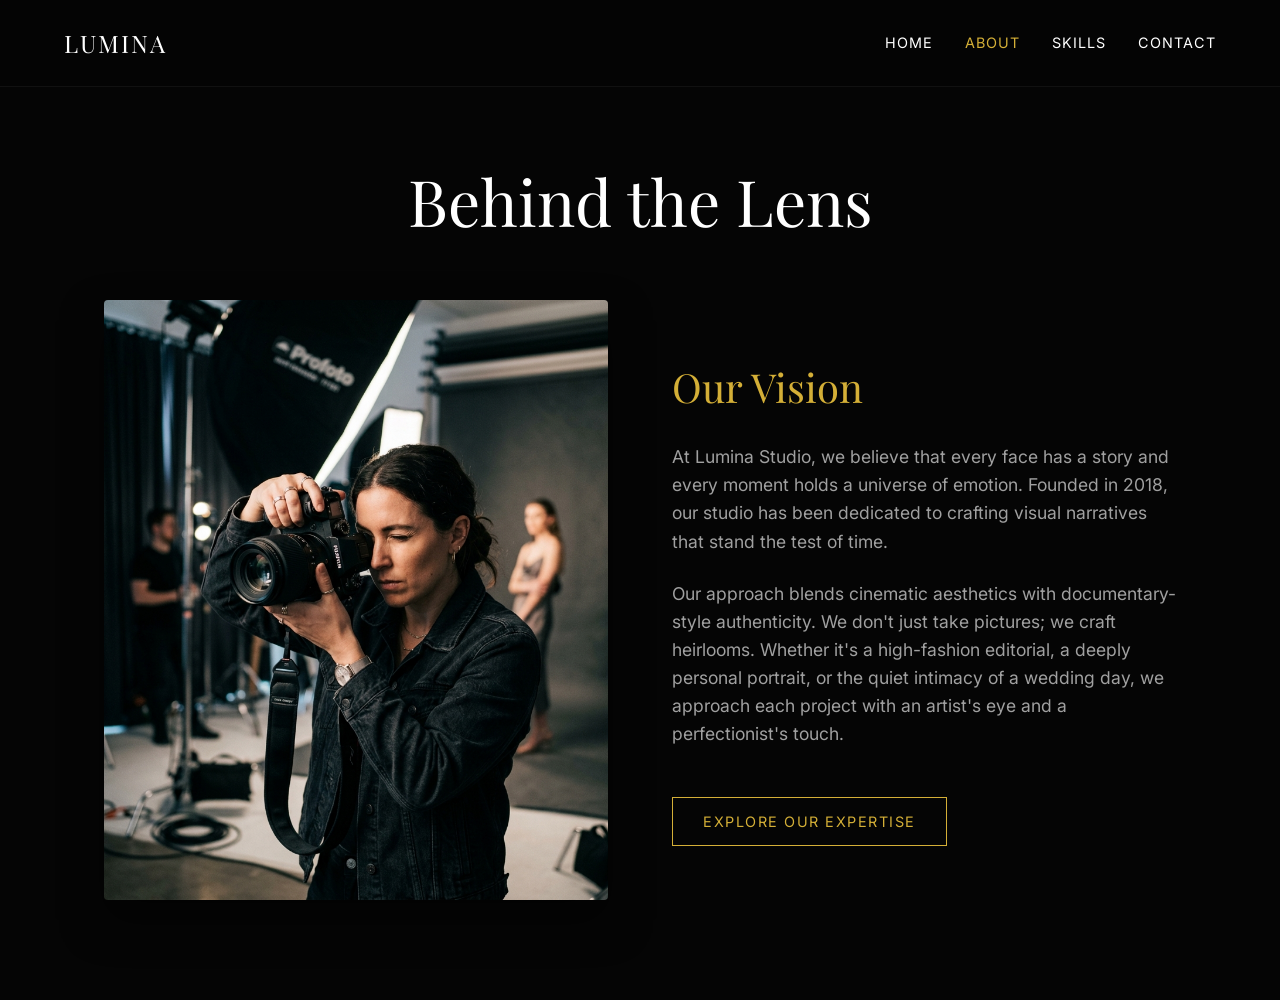
<file: photography-studio/about.html>
<!DOCTYPE html>
<html lang="en">
<head>
    <meta charset="UTF-8">
    <meta name="viewport" content="width=device-width, initial-scale=1.0">
    <title>About Us | Lumina Studio</title>
    <meta name="description" content="Learn more about Lumina photography studio and our vision.">
    <link href="https://fonts.googleapis.com/css2?family=Inter:wght@300;400;500&family=Playfair+Display:ital,wght@0,400;0,600;1,400&display=swap" rel="stylesheet">
    <link rel="stylesheet" href="style.css">
</head>
<body>
    <nav>
        <a href="index.html" class="logo">Lumina</a>
        <ul class="nav-links">
            <li><a href="index.html">Home</a></li>
            <li><a href="about.html" class="active">About</a></li>
            <li><a href="skills.html">Skills</a></li>
            <li><a href="contact.html">Contact</a></li>
        </ul>
    </nav>

    <div class="page-container">
        <h1 class="page-title">Behind the Lens</h1>
        <div class="about-grid">
            <img src="images/about_img.png" alt="Photographer in action" class="about-image">
            <div class="about-text">
                <h2>Our Vision</h2>
                <p>At Lumina Studio, we believe that every face has a story and every moment holds a universe of emotion. Founded in 2018, our studio has been dedicated to crafting visual narratives that stand the test of time.</p>
                <p>Our approach blends cinematic aesthetics with documentary-style authenticity. We don't just take pictures; we craft heirlooms. Whether it's a high-fashion editorial, a deeply personal portrait, or the quiet intimacy of a wedding day, we approach each project with an artist's eye and a perfectionist's touch.</p>
                <a href="skills.html" class="btn" style="margin-top: 1.5rem;">Explore Our Expertise</a>
            </div>
        </div>
    </div>
</body>
</html>
</file>
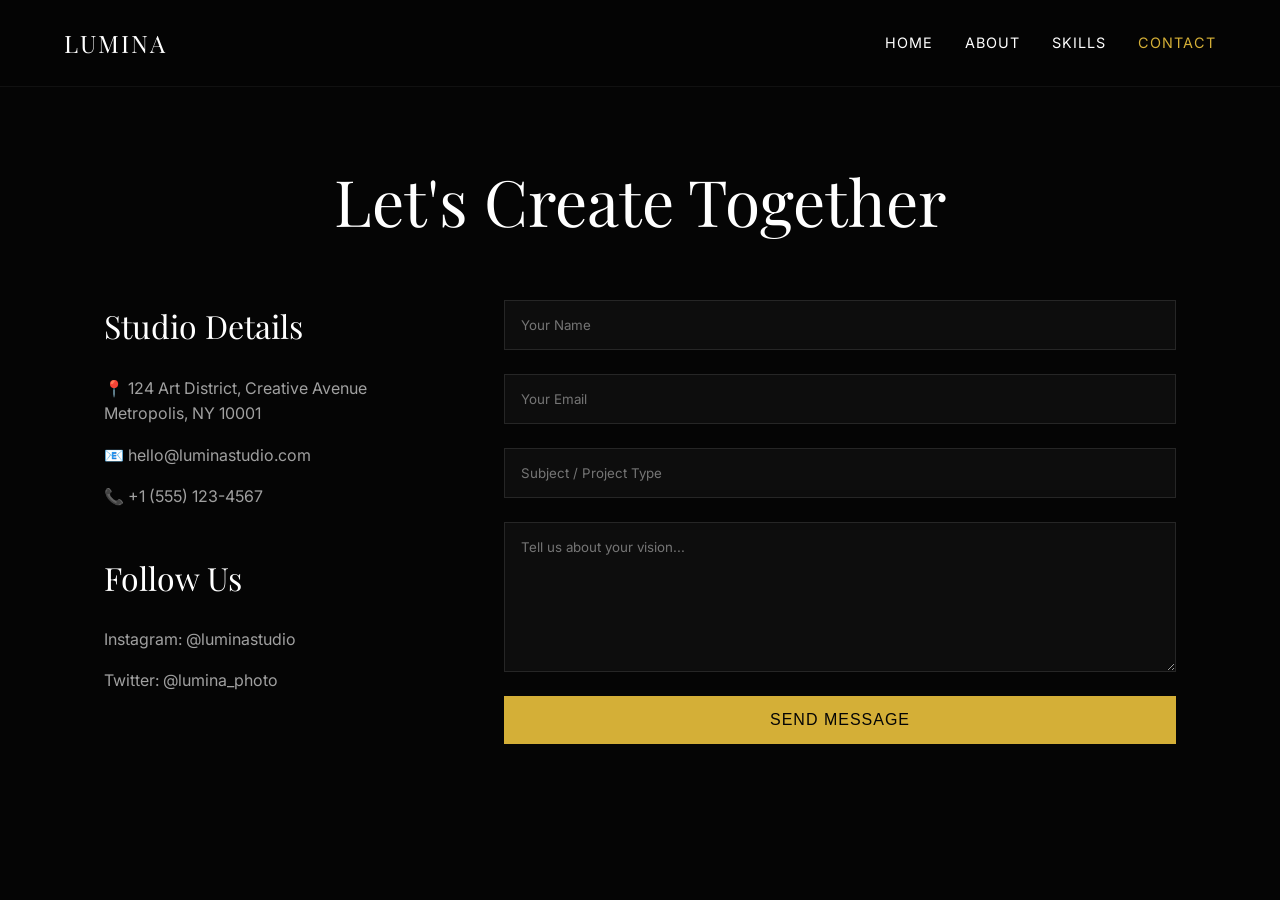
<file: photography-studio/contact.html>
<!DOCTYPE html>
<html lang="en">
<head>
    <meta charset="UTF-8">
    <meta name="viewport" content="width=device-width, initial-scale=1.0">
    <title>Contact Us | Lumina Studio</title>
    <meta name="description" content="Get in touch with Lumina Studio for your next photoshoot.">
    <link href="https://fonts.googleapis.com/css2?family=Inter:wght@300;400;500&family=Playfair+Display:ital,wght@0,400;0,600;1,400&display=swap" rel="stylesheet">
    <link rel="stylesheet" href="style.css">
</head>
<body>
    <nav>
        <a href="index.html" class="logo">Lumina</a>
        <ul class="nav-links">
            <li><a href="index.html">Home</a></li>
            <li><a href="about.html">About</a></li>
            <li><a href="skills.html">Skills</a></li>
            <li><a href="contact.html" class="active">Contact</a></li>
        </ul>
    </nav>

    <div class="page-container">
        <h1 class="page-title">Let's Create Together</h1>
        <div class="contact-wrapper">
            <div class="contact-info">
                <h3>Studio Details</h3>
                <p>📍 124 Art District, Creative Avenue<br>Metropolis, NY 10001</p>
                <p>📧 hello@luminastudio.com</p>
                <p>📞 +1 (555) 123-4567</p>
                <br>
                <h3>Follow Us</h3>
                <p>Instagram: @luminastudio</p>
                <p>Twitter: @lumina_photo</p>
            </div>
            <form class="contact-form" onsubmit="event.preventDefault(); alert('Thank you for reaching out. We will get back to you shortly.');">
                <input type="text" placeholder="Your Name" required>
                <input type="email" placeholder="Your Email" required>
                <input type="text" placeholder="Subject / Project Type" required>
                <textarea placeholder="Tell us about your vision..." required></textarea>
                <button type="submit" class="submit-btn">Send Message</button>
            </form>
        </div>
    </div>
</body>
</html>
</file>
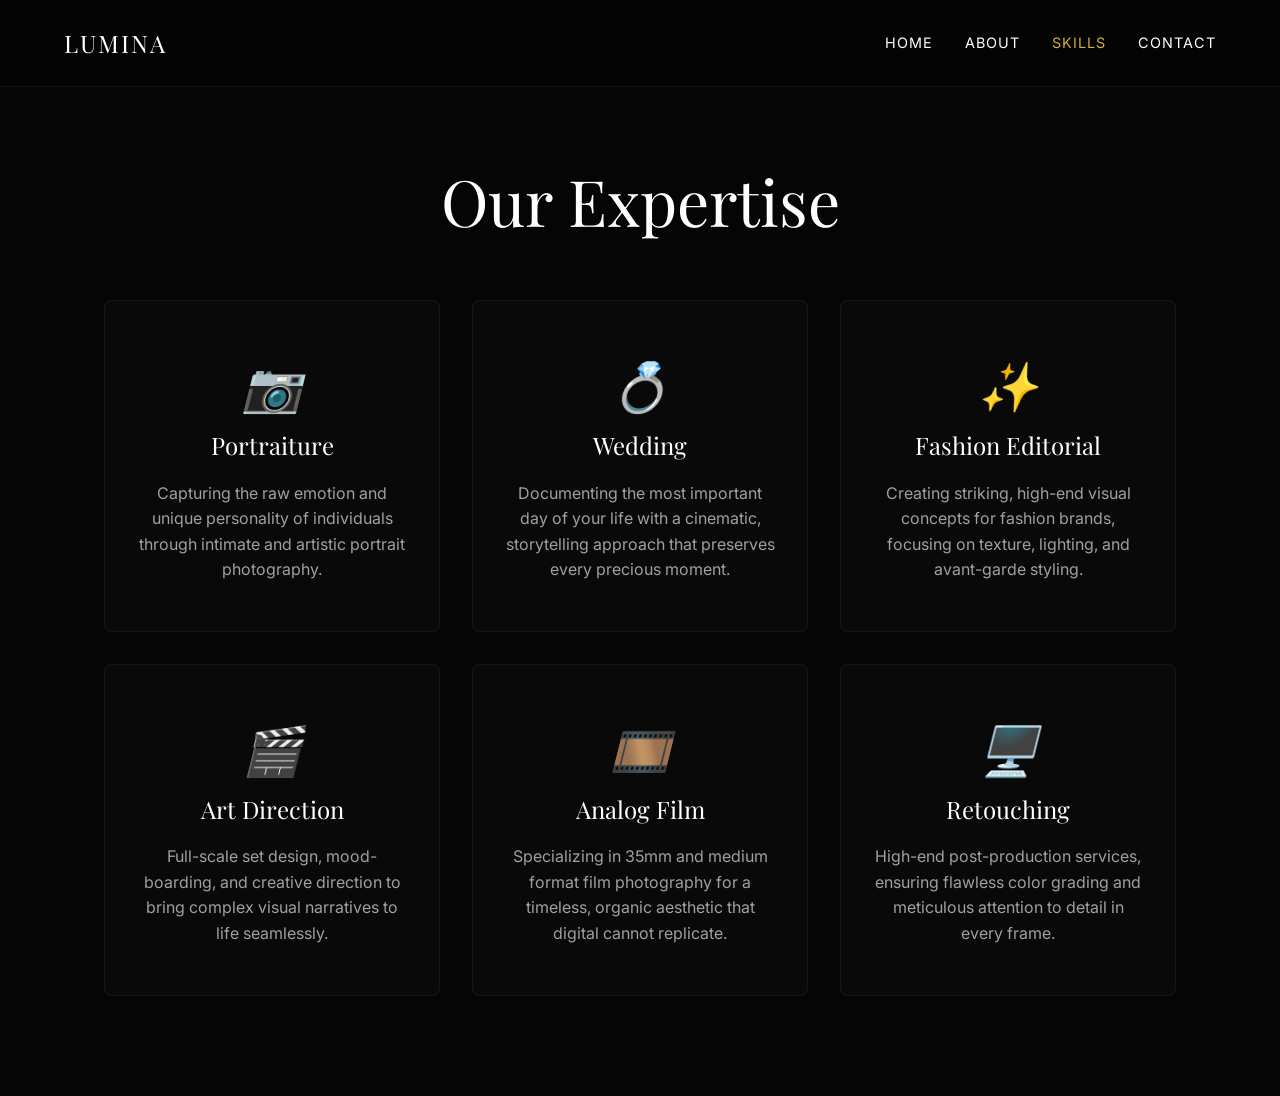
<file: photography-studio/skills.html>
<!DOCTYPE html>
<html lang="en">
<head>
    <meta charset="UTF-8">
    <meta name="viewport" content="width=device-width, initial-scale=1.0">
    <title>Our Skills | Lumina Studio</title>
    <meta name="description" content="Discover our photography expertise and services.">
    <link href="https://fonts.googleapis.com/css2?family=Inter:wght@300;400;500&family=Playfair+Display:ital,wght@0,400;0,600;1,400&display=swap" rel="stylesheet">
    <link rel="stylesheet" href="style.css">
</head>
<body>
    <nav>
        <a href="index.html" class="logo">Lumina</a>
        <ul class="nav-links">
            <li><a href="index.html">Home</a></li>
            <li><a href="about.html">About</a></li>
            <li><a href="skills.html" class="active">Skills</a></li>
            <li><a href="contact.html">Contact</a></li>
        </ul>
    </nav>

    <div class="page-container">
        <h1 class="page-title">Our Expertise</h1>
        <div class="skills-grid">
            <div class="skill-card">
                <i>📷</i>
                <h3>Portraiture</h3>
                <p>Capturing the raw emotion and unique personality of individuals through intimate and artistic portrait photography.</p>
            </div>
            <div class="skill-card">
                <i>💍</i>
                <h3>Wedding</h3>
                <p>Documenting the most important day of your life with a cinematic, storytelling approach that preserves every precious moment.</p>
            </div>
            <div class="skill-card">
                <i>✨</i>
                <h3>Fashion Editorial</h3>
                <p>Creating striking, high-end visual concepts for fashion brands, focusing on texture, lighting, and avant-garde styling.</p>
            </div>
            <div class="skill-card">
                <i>🎬</i>
                <h3>Art Direction</h3>
                <p>Full-scale set design, mood-boarding, and creative direction to bring complex visual narratives to life seamlessly.</p>
            </div>
            <div class="skill-card">
                <i>🎞️</i>
                <h3>Analog Film</h3>
                <p>Specializing in 35mm and medium format film photography for a timeless, organic aesthetic that digital cannot replicate.</p>
            </div>
            <div class="skill-card">
                <i>🖥️</i>
                <h3>Retouching</h3>
                <p>High-end post-production services, ensuring flawless color grading and meticulous attention to detail in every frame.</p>
            </div>
        </div>
    </div>
</body>
</html>
</file>
<file: photography-studio/style.css>
:root {
  --bg-color: #050505;
  --text-primary: #ffffff;
  --text-secondary: #a0a0a0;
  --accent: #d4af37; /* Gold accent */
  --nav-bg: rgba(5, 5, 5, 0.7);
}

* {
  margin: 0;
  padding: 0;
  box-sizing: border-box;
}

body {
  background-color: var(--bg-color);
  color: var(--text-primary);
  font-family: 'Inter', sans-serif;
  line-height: 1.6;
  overflow-x: hidden;
}

h1, h2, h3, h4, h5, h6 {
  font-family: 'Playfair Display', serif;
  font-weight: 400;
}

a {
  text-decoration: none;
  color: inherit;
  transition: color 0.3s ease;
}

a:hover {
  color: var(--accent);
}

/* Navigation */
nav {
  position: fixed;
  top: 0;
  width: 100%;
  padding: 1.5rem 5%;
  display: flex;
  justify-content: space-between;
  align-items: center;
  background: var(--nav-bg);
  backdrop-filter: blur(10px);
  -webkit-backdrop-filter: blur(10px);
  z-index: 1000;
  border-bottom: 1px solid rgba(255, 255, 255, 0.05);
}

.logo {
  font-family: 'Playfair Display', serif;
  font-size: 1.5rem;
  letter-spacing: 2px;
  text-transform: uppercase;
}

.nav-links {
  display: flex;
  gap: 2rem;
  list-style: none;
}

.nav-links a {
  font-size: 0.9rem;
  text-transform: uppercase;
  letter-spacing: 1px;
}

.nav-links a.active {
  color: var(--accent);
}

/* Hero Section (Home) */
.hero {
  height: 100vh;
  display: flex;
  align-items: center;
  justify-content: center;
  text-align: center;
  padding: 0 20px;
  background: linear-gradient(rgba(5, 5, 5, 0.6), rgba(5, 5, 5, 0.8)), url('images/hero_bg.png') no-repeat center center/cover;
}

.hero-content h1 {
  font-size: 5vw;
  margin-bottom: 1rem;
  animation: fadeInDown 1s ease-out;
}

.hero-content p {
  font-size: 1.2rem;
  color: var(--text-secondary);
  max-width: 600px;
  margin: 0 auto 2rem;
  animation: fadeInUp 1s ease-out 0.5s both;
}

.btn {
  display: inline-block;
  padding: 12px 30px;
  border: 1px solid var(--accent);
  color: var(--accent);
  text-transform: uppercase;
  letter-spacing: 1.5px;
  font-size: 0.9rem;
  transition: all 0.3s ease;
  animation: fadeInUp 1s ease-out 1s both;
}

.btn:hover {
  background: var(--accent);
  color: var(--bg-color);
}

/* Standard Page Layout */
.page-container {
  padding: 150px 5% 100px;
  max-width: 1200px;
  margin: 0 auto;
  min-height: 100vh;
}

.page-title {
  font-size: 4rem;
  margin-bottom: 3rem;
  text-align: center;
}

/* About Page */
.about-grid {
  display: grid;
  grid-template-columns: 1fr 1fr;
  gap: 4rem;
  align-items: center;
}

.about-image {
  width: 100%;
  height: 600px;
  object-fit: cover;
  border-radius: 4px;
  box-shadow: 0 20px 40px rgba(0,0,0,0.5);
}

.about-text h2 {
  font-size: 2.5rem;
  margin-bottom: 1.5rem;
  color: var(--accent);
}

.about-text p {
  color: var(--text-secondary);
  margin-bottom: 1.5rem;
  font-size: 1.1rem;
}

/* Skills Page */
.skills-grid {
  display: grid;
  grid-template-columns: repeat(auto-fit, minmax(300px, 1fr));
  gap: 2rem;
}

.skill-card {
  background: rgba(255,255,255,0.02);
  border: 1px solid rgba(255,255,255,0.05);
  padding: 3rem 2rem;
  text-align: center;
  border-radius: 8px;
  transition: transform 0.3s ease, background 0.3s ease;
}

.skill-card:hover {
  transform: translateY(-10px);
  background: rgba(255,255,255,0.05);
}

.skill-card i {
  font-size: 3rem;
  color: var(--accent);
  margin-bottom: 1.5rem;
}

.skill-card h3 {
  font-size: 1.5rem;
  margin-bottom: 1rem;
}

.skill-card p {
  color: var(--text-secondary);
}

/* Contact Page */
.contact-wrapper {
  display: grid;
  grid-template-columns: 1fr 2fr;
  gap: 4rem;
}

.contact-info h3 {
  font-size: 2rem;
  margin-bottom: 1.5rem;
}

.contact-info p {
  color: var(--text-secondary);
  margin-bottom: 1rem;
  display: flex;
  align-items: center;
  gap: 10px;
}

.contact-form {
  display: flex;
  flex-direction: column;
  gap: 1.5rem;
}

.contact-form input,
.contact-form textarea {
  width: 100%;
  padding: 1rem;
  background: rgba(255,255,255,0.03);
  border: 1px solid rgba(255,255,255,0.1);
  color: var(--text-primary);
  font-family: 'Inter', sans-serif;
  transition: border-color 0.3s ease;
}

.contact-form input:focus,
.contact-form textarea:focus {
  outline: none;
  border-color: var(--accent);
}

.contact-form textarea {
  height: 150px;
  resize: vertical;
}

.submit-btn {
  background: var(--accent);
  color: var(--bg-color);
  padding: 15px;
  border: none;
  font-size: 1rem;
  text-transform: uppercase;
  letter-spacing: 1px;
  cursor: pointer;
  transition: opacity 0.3s ease;
}

.submit-btn:hover {
  opacity: 0.9;
}

/* Animations */
@keyframes fadeInDown {
  from { opacity: 0; transform: translateY(-30px); }
  to { opacity: 1; transform: translateY(0); }
}

@keyframes fadeInUp {
  from { opacity: 0; transform: translateY(30px); }
  to { opacity: 1; transform: translateY(0); }
}

/* Responsive */
@media (max-width: 768px) {
  .nav-links { display: none; } /* In a real app, add a hamburger menu */
  .hero-content h1 { font-size: 3rem; }
  .about-grid, .contact-wrapper { grid-template-columns: 1fr; }
  .about-image { height: 400px; }
}
</file>
